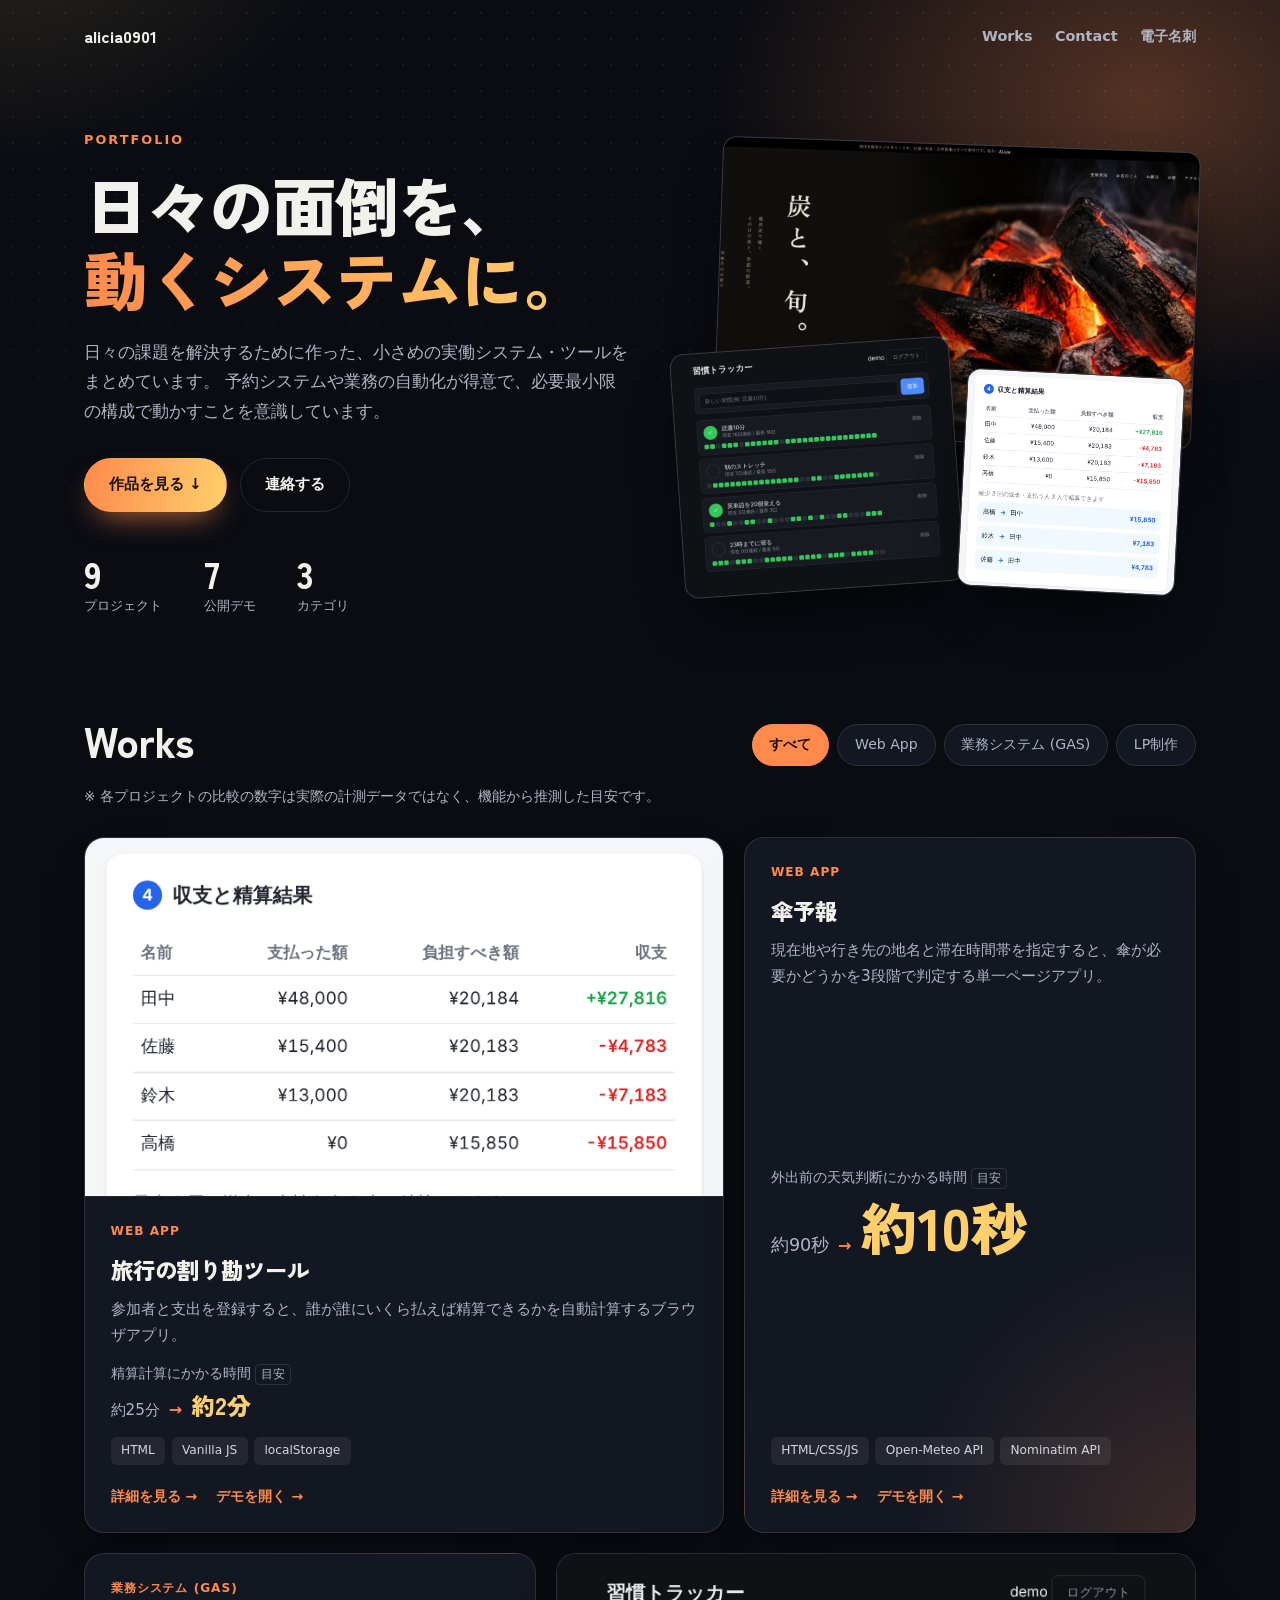
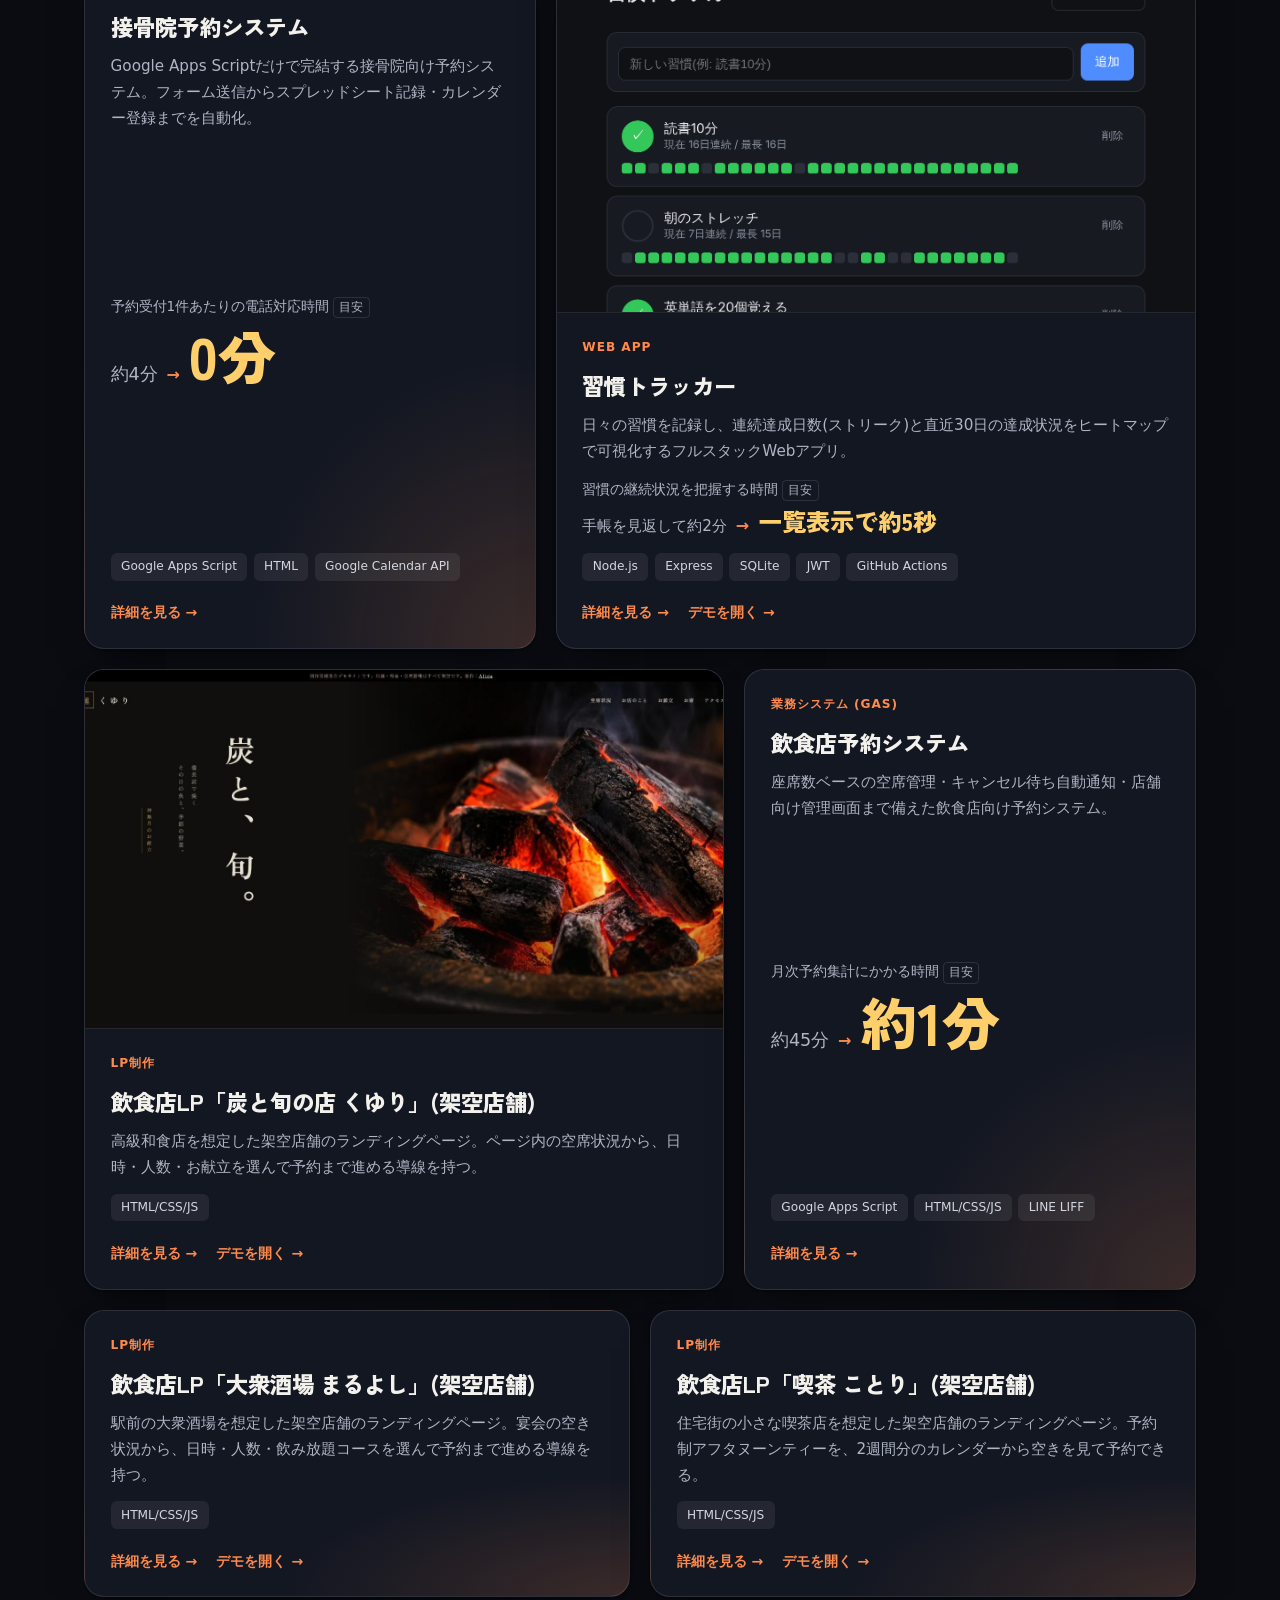
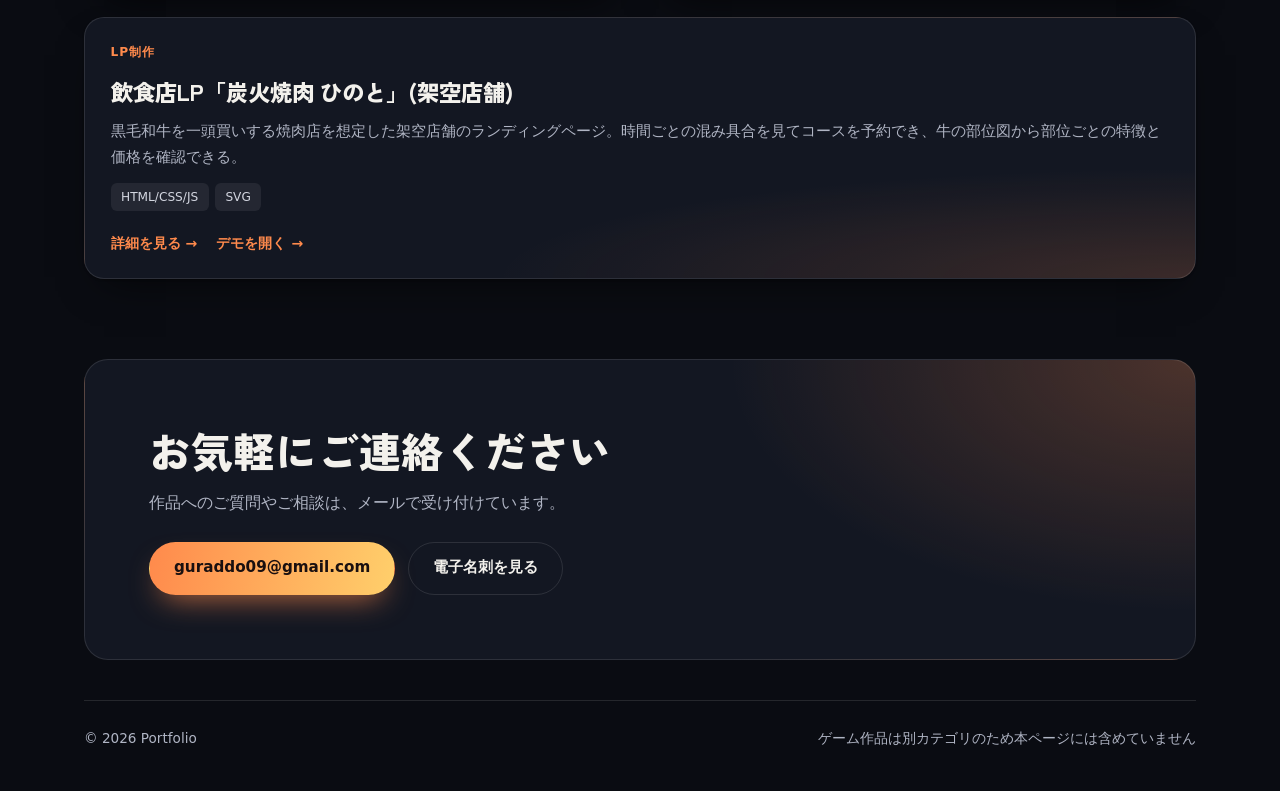
<file: index.html>
<!DOCTYPE html>
<html lang="ja">
<head>
<meta charset="UTF-8">
<meta name="viewport" content="width=device-width, initial-scale=1.0">
<title>alicia0901 | Portfolio</title>
<meta name="description" content="予約システムや業務の自動化を中心に、個人開発の実働システム・ツールをまとめたポートフォリオ。">
<link rel="preconnect" href="https://fonts.googleapis.com">
<link rel="preconnect" href="https://fonts.gstatic.com" crossorigin>
<link rel="stylesheet" href="https://fonts.googleapis.com/css2?family=Zen+Kaku+Gothic+New:wght@900&display=swap">
<link rel="stylesheet" href="style.css">
</head>
<body>

<div class="glow" aria-hidden="true"></div>

<div class="wrap">
  <div class="topbar">
    <a class="brand" href="index.html">alicia0901</a>
    <nav aria-label="ページ内">
      <a href="#works">Works</a>
      <a href="#contact">Contact</a>
      <a href="card.html">電子名刺</a>
    </nav>
  </div>

  <header class="hero">
    <div>
      <p class="eyebrow">Portfolio</p>
      <h1><span>日々の面倒を、</span><span class="hl">動くシステムに。</span></h1>
      <p class="lede">
        日々の課題を解決するために作った、小さめの実働システム・ツールをまとめています。
        予約システムや業務の自動化が得意で、必要最小限の構成で動かすことを意識しています。
      </p>
      <div class="cta-row">
        <a class="cta cta-primary" href="#works">作品を見る ↓</a>
        <a class="cta" href="#contact">連絡する</a>
      </div>
      <dl class="stats" id="stats"></dl>
    </div>
    <div class="hero-media" id="heroMedia"></div>
  </header>

  <main>
    <div class="works-head" id="works">
      <h2>Works</h2>
      <nav class="filters" id="filters" aria-label="カテゴリで絞り込み"></nav>
      <p class="works-note">
        ※ 各プロジェクトの比較の数字は実際の計測データではなく、機能から推測した目安です。
      </p>
    </div>
    <div class="grid" id="grid"></div>

    <section class="contact" id="contact">
      <h2>お気軽にご連絡ください</h2>
      <p>作品へのご質問やご相談は、メールで受け付けています。</p>
      <div class="cta-row">
        <a class="cta cta-primary" href="mailto:guraddo09@gmail.com">guraddo09@gmail.com</a>
        <a class="cta" href="card.html">電子名刺を見る</a>
      </div>
    </section>
  </main>

  <footer class="page">
    <span>© 2026 Portfolio</span>
    <span>ゲーム作品は別カテゴリのため本ページには含めていません</span>
  </footer>
</div>

<script src="data.js"></script>
<script>
const CATEGORIES = ["すべて", ...Array.from(new Set(PROJECTS.map(p => p.category)))];

const grid = document.getElementById("grid");
const filters = document.getElementById("filters");
let active = "すべて";

const revealer = "IntersectionObserver" in window
  ? new IntersectionObserver(entries => {
      for(const e of entries){
        if(e.isIntersecting){
          e.target.classList.add("in");
          revealer.unobserve(e.target);
        }
      }
    }, { rootMargin: "0px 0px -8% 0px" })
  : null;

// スクショありのカード(7列)と無しのカード(5列)を左右交互に並べ、余りは等幅か全幅にする
function arrange(list){
  const shots = list.filter(p => p.screenshot);
  const plains = list.filter(p => !p.screenshot);
  const out = [];
  let row = 0;
  while(shots.length || plains.length){
    if(shots.length && plains.length){
      const pair = [{ p: shots.shift(), span: 7 }, { p: plains.shift(), span: 5 }];
      out.push(...(row % 2 ? pair.reverse() : pair));
    }else{
      const rest = shots.length ? shots : plains;
      if(rest.length >= 2){
        out.push({ p: rest.shift(), span: 6 }, { p: rest.shift(), span: 6 });
      }else{
        out.push({ p: rest.shift(), span: 12 });
      }
    }
    row++;
  }
  return out;
}

// カードに出す比較は1つだけ。大きく表示しても崩れない短い値を優先する
function headlineMetric(p){
  if(!p.impact) return null;
  return p.impact.metrics.find(m => m.after.length <= 6) || p.impact.metrics[0];
}

function metricHtml(p){
  const m = headlineMetric(p);
  if(!m) return "";
  return `
    <div class="metric">
      <span class="m-label">${m.label}${p.impact.basis !== "measured" ? `<span class="m-est">目安</span>` : ""}</span>
      <div class="m-row">
        <span class="before">${m.before}</span>
        <span class="arrow">→</span>
        <span class="after">${m.after}</span>
      </div>
    </div>`;
}

function render(){
  grid.innerHTML = "";
  const list = active === "すべて" ? PROJECTS : PROJECTS.filter(p => p.category === active);
  arrange(list).forEach(({ p, span }, i) => {
    const card = document.createElement("article");
    card.className = `card reveal span-${span} ${p.screenshot ? "card--shot" : "card--plain"}`;
    card.style.setProperty("--delay", `${(i % 2) * 0.08}s`);
    const detailHref = `project.html?id=${encodeURIComponent(p.id)}`;
    card.innerHTML = `
      ${p.screenshot ? `
      <div class="card-shot">
        <img src="${p.screenshot.src}" alt="${p.screenshot.alt}" width="${p.screenshot.width}" height="${p.screenshot.height}" loading="lazy">
      </div>` : ""}
      <div class="card-body">
        <p class="card-cat">${p.category}</p>
        <h2><a href="${detailHref}">${p.title}</a></h2>
        <p class="desc">${p.desc}</p>
        ${metricHtml(p)}
        <div class="chips">${p.stack.map(s => `<span class="chip">${s}</span>`).join("")}</div>
        <div class="card-links">
          <a href="${detailHref}">詳細を見る →</a>
          ${p.demo ? `<a class="demo" href="${p.demo}" title="${p.demoNote || ''}">デモを開く →</a>` : ""}
        </div>
      </div>
    `;
    grid.appendChild(card);
    if(revealer){
      revealer.observe(card);
    }else{
      card.classList.add("in");
    }
  });
}

function renderFilters(){
  filters.innerHTML = "";
  for(const c of CATEGORIES){
    const btn = document.createElement("button");
    btn.type = "button";
    btn.textContent = c;
    btn.setAttribute("aria-pressed", String(c === active));
    if(c === active) btn.classList.add("active");
    btn.addEventListener("click", () => {
      active = c;
      renderFilters();
      render();
    });
    filters.appendChild(btn);
  }
}

function renderStats(){
  const stats = [
    ["プロジェクト", PROJECTS.length],
    ["公開デモ", PROJECTS.filter(p => p.demo).length],
    ["カテゴリ", CATEGORIES.length - 1]
  ];
  document.getElementById("stats").innerHTML = stats
    .map(([label, value]) => `<div><dt>${label}</dt><dd>${value}</dd></div>`)
    .join("");
}

// 横長の画像ほど奥に大きく置く
function renderHeroMedia(){
  const shots = PROJECTS
    .filter(p => p.screenshot)
    .sort((a, b) => b.screenshot.width / b.screenshot.height - a.screenshot.width / a.screenshot.height)
    .slice(0, 3);
  document.getElementById("heroMedia").innerHTML = shots.map((p, i) => `
    <a class="hero-shot s${i}" href="project.html?id=${encodeURIComponent(p.id)}" aria-label="${p.title}の詳細を見る">
      <img src="${p.screenshot.src}" alt="" width="${p.screenshot.width}" height="${p.screenshot.height}">
    </a>
  `).join("");
}

renderStats();
renderHeroMedia();
renderFilters();
render();
</script>

</body>
</html>
</file>
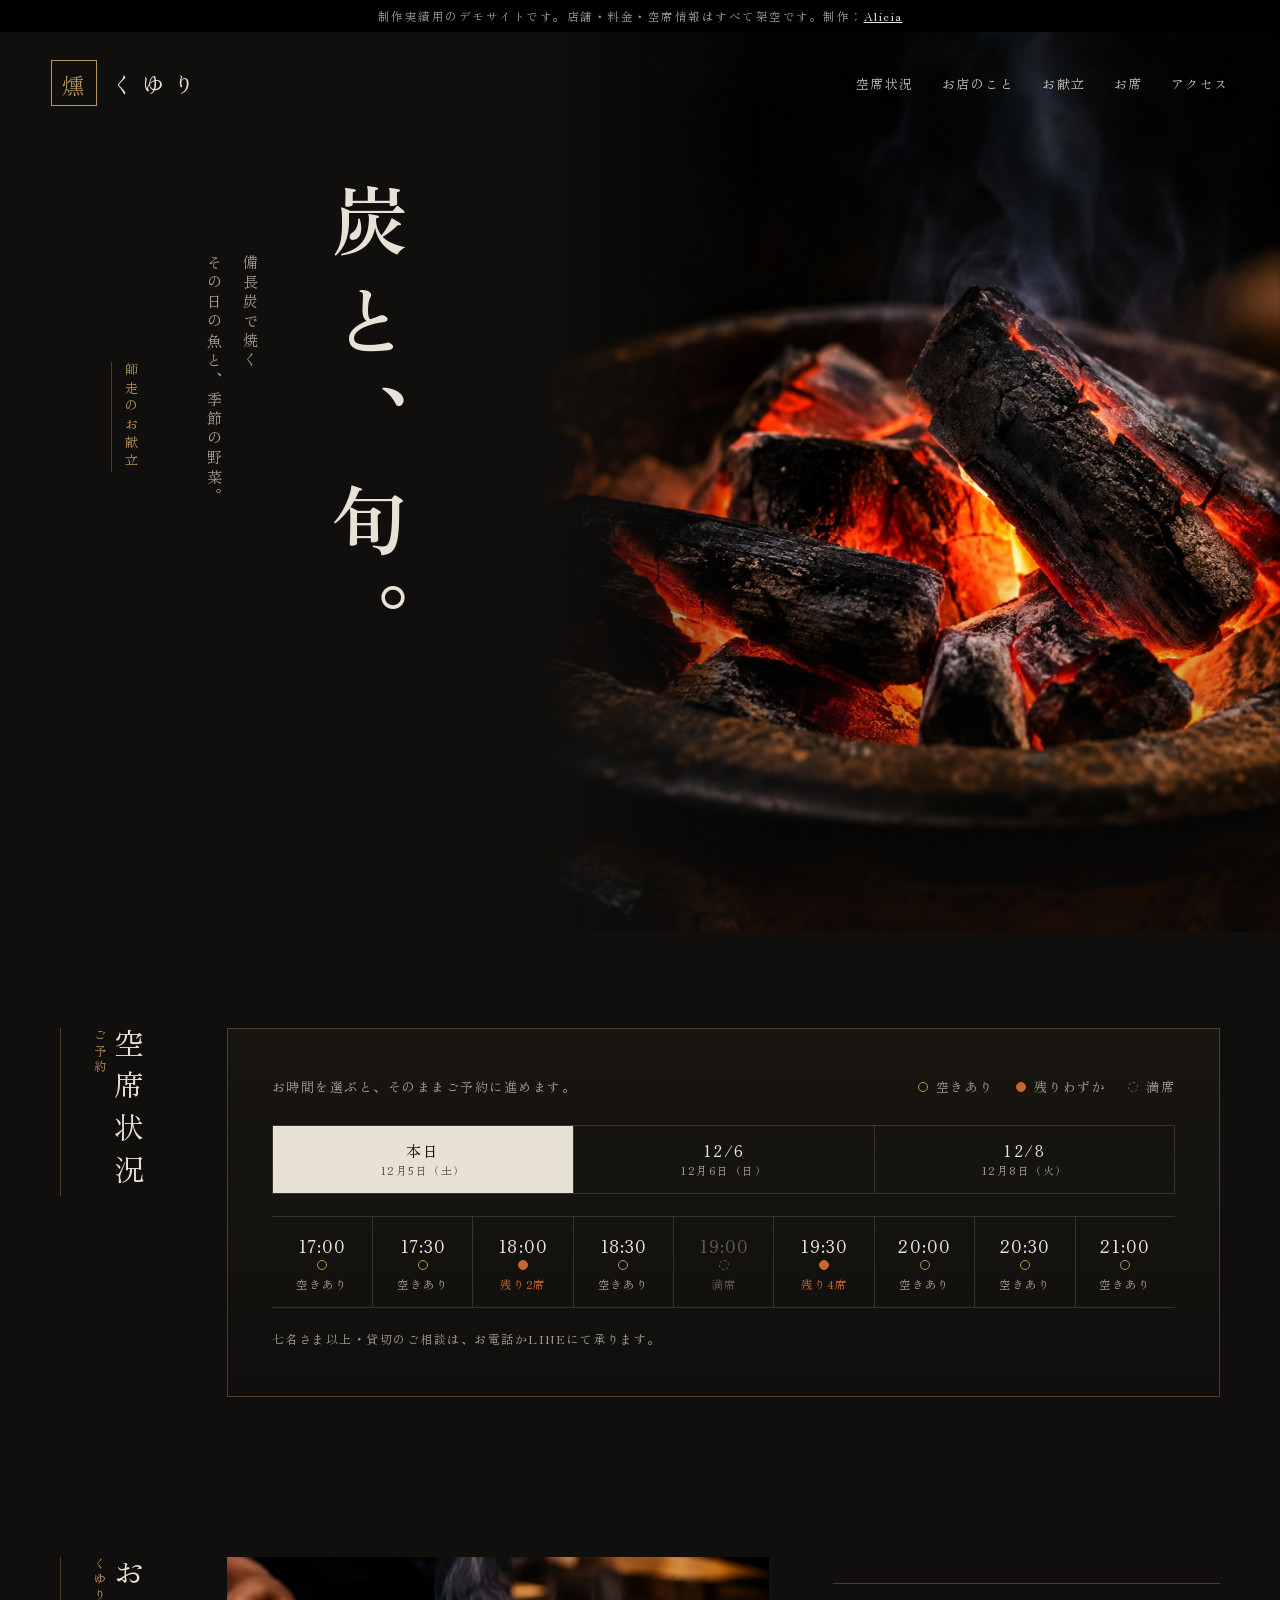
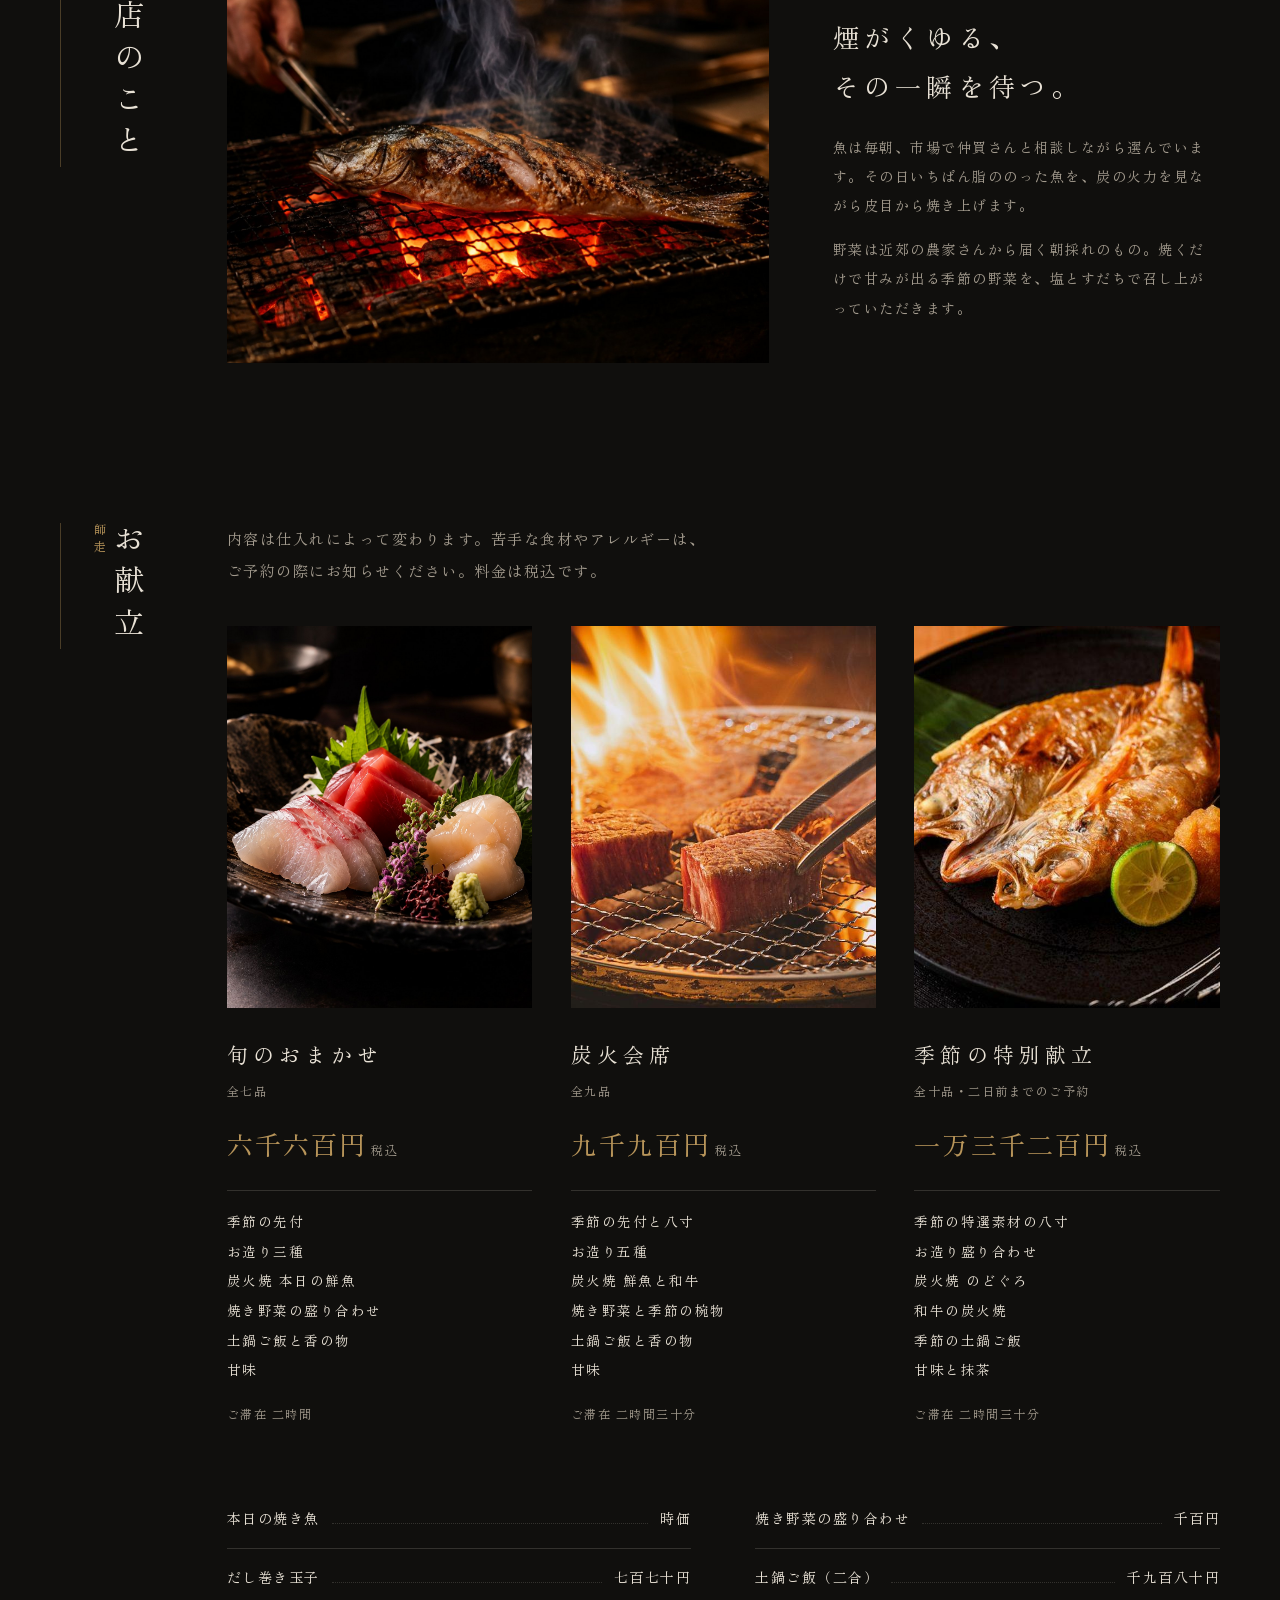
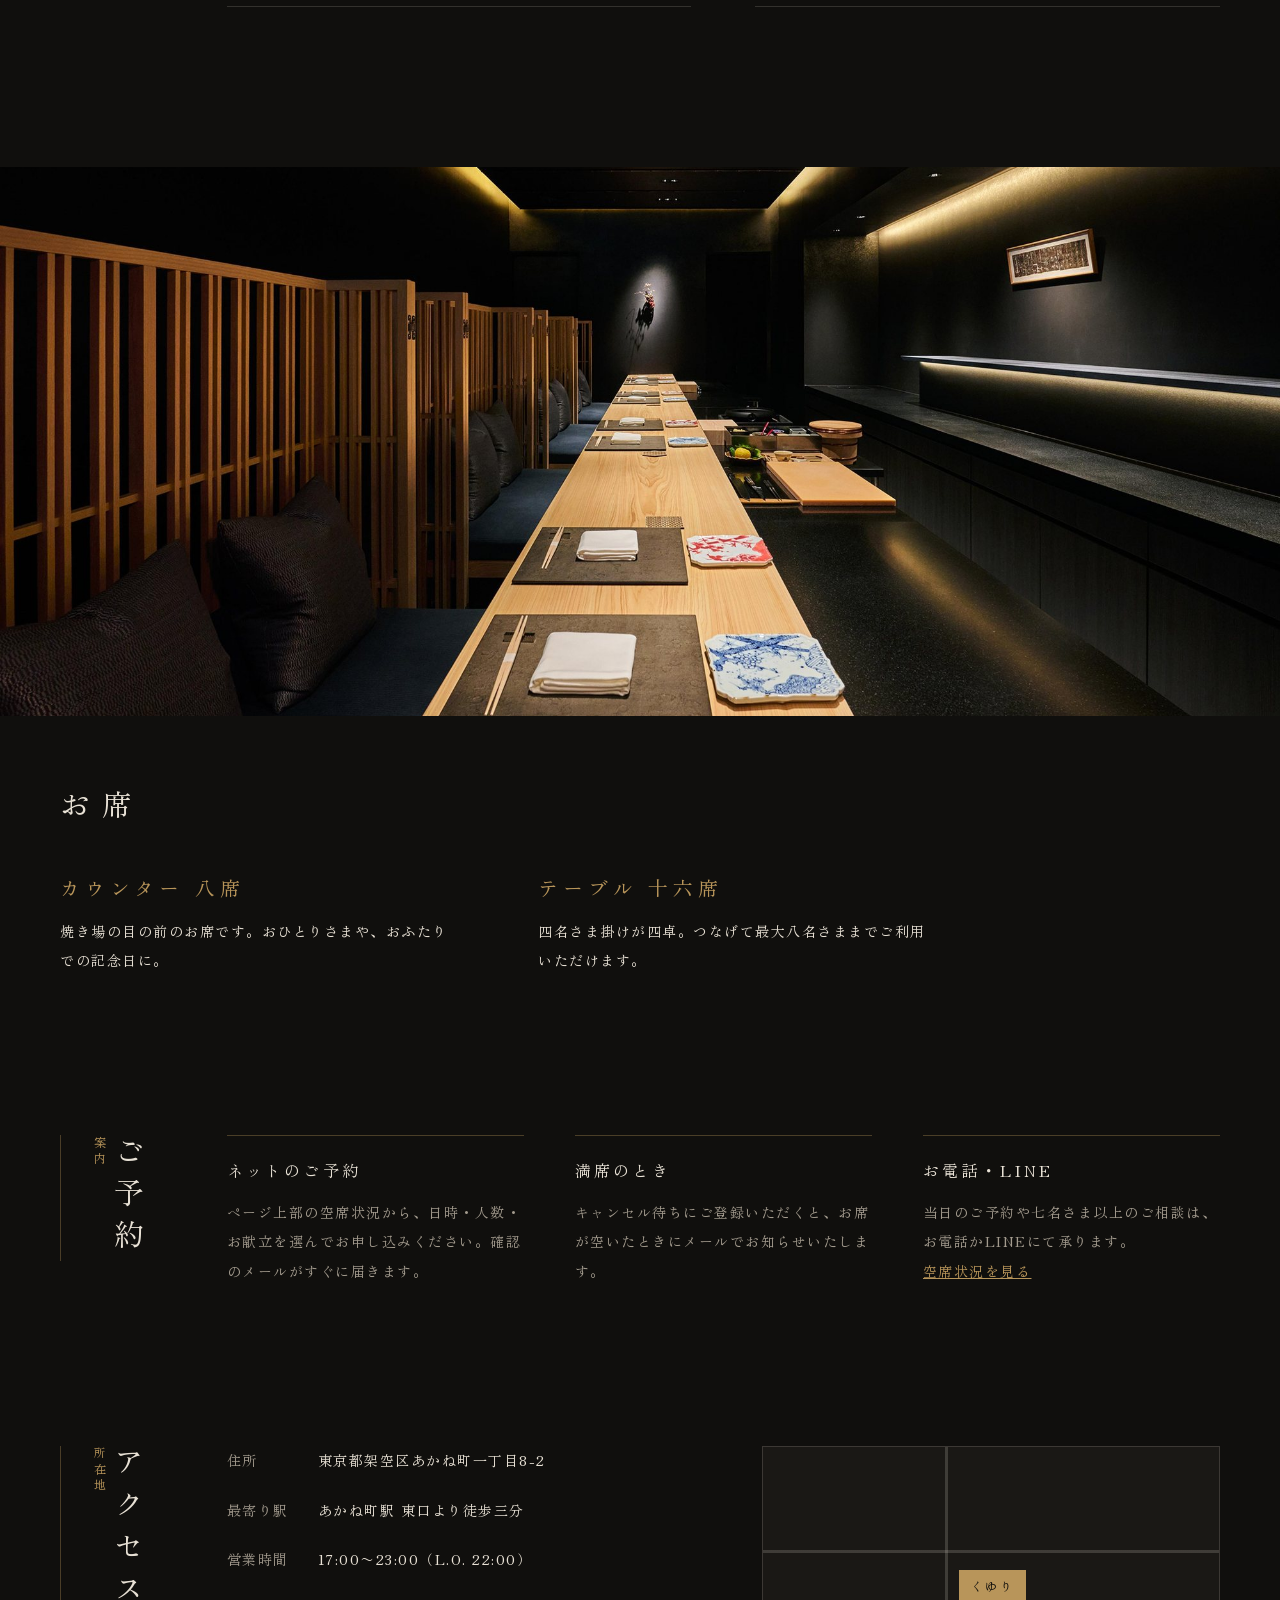
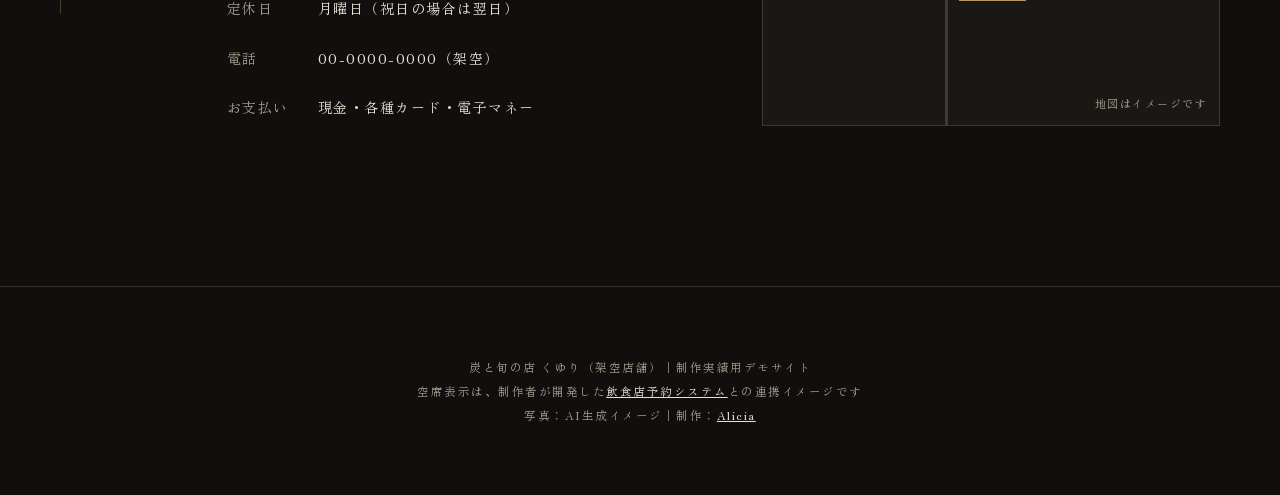
<file: demos/kuyuri/index.html>
<!doctype html>
<html lang="ja">
<head>
<meta charset="utf-8">
<meta name="viewport" content="width=device-width, initial-scale=1">
<title>炭と旬の店 くゆり｜炭火焼と季節のコース（制作デモ）</title>
<meta name="description" content="備長炭で焼く旬の魚と野菜、季節のコース。空席をその場で確認して予約できます。※制作実績用の架空店舗デモサイトです。">
<meta name="robots" content="noindex">
<link rel="preconnect" href="https://fonts.googleapis.com">
<link rel="preconnect" href="https://fonts.gstatic.com" crossorigin>
<link href="https://fonts.googleapis.com/css2?family=Zen+Old+Mincho:wght@400;600&display=swap" rel="stylesheet">
<style>
:root{
  --sumi:#100F0D;       /* 墨 */
  --sumi-2:#1A1815;
  --washi:#E8E1D5;      /* 和紙 */
  --muted:#A39B8E;
  --kin:#B8955A;        /* くすんだ金 */
  --kin-soft:rgba(184,149,90,.35);
  --ember:#C8662F;
  --rule:rgba(232,225,213,.16);
  --serif:"Zen Old Mincho","Yu Mincho","Hiragino Mincho ProN",serif;
}
*{box-sizing:border-box}
html{scroll-behavior:smooth}
@media (prefers-reduced-motion: reduce){html{scroll-behavior:auto}}
body{margin:0;background:var(--sumi);color:var(--washi);font-family:var(--serif);font-size:15px;line-height:2.1;letter-spacing:.1em;-webkit-font-smoothing:antialiased}
img{display:block;max-width:100%;height:auto}
a{color:inherit}
button{font:inherit;color:inherit;letter-spacing:inherit}
h1,h2,h3{font-weight:400;word-break:auto-phrase}
:focus-visible{outline:1px solid var(--kin);outline-offset:4px}
.wrap{width:min(1160px,100% - 48px);margin-inline:auto}
.demo-bar{background:#000;color:var(--muted);font-size:11.5px;line-height:1.6;padding:7px 20px;text-align:center}
.demo-bar a{color:var(--washi)}
.vt{writing-mode:vertical-rl;text-orientation:mixed}

/* header */
.site-head{position:absolute;z-index:4;left:0;right:0;display:flex;justify-content:space-between;align-items:flex-start;padding:28px clamp(24px,4vw,56px)}
.logo{text-decoration:none;display:flex;align-items:center;gap:14px}
.logo .mon{width:46px;height:46px;border:1px solid var(--kin);display:grid;place-items:center;font-size:22px;color:var(--kin)}
.logo b{font-weight:400;font-size:22px;letter-spacing:.4em}
.head-nav{display:flex;gap:28px;font-size:13px;padding-top:10px}
.head-nav a{text-decoration:none;color:var(--washi);opacity:.85}
.head-nav a:hover{opacity:1;color:var(--kin)}
@media (max-width:860px){.head-nav{display:none}}

/* hero */
.hero{position:relative;min-height:min(100svh,920px);display:grid;grid-template-columns:42% 58%;overflow:hidden}
.hero .copy{position:relative;z-index:2;display:flex;flex-direction:row-reverse;justify-content:center;gap:clamp(28px,4vw,56px);padding:150px 24px 80px}
.hero h1{margin:0;font-size:clamp(46px,6vw,82px);line-height:1.3;letter-spacing:.3em;font-weight:600}
.hero .sub{margin:0;font-size:15px;line-height:2.4;letter-spacing:.3em;color:var(--muted);padding-top:clamp(40px,8vh,96px)}
.hero .season{margin:0;padding-top:clamp(120px,20vh,200px);font-size:13px;letter-spacing:.4em;color:var(--kin)}
.hero .season a{text-decoration:none;border-left:1px solid var(--kin-soft);padding-left:10px}
.hero .photo{position:relative}
.hero .photo img{position:absolute;inset:0;width:100%;height:100%;object-fit:cover;object-position:50% 60%}
.hero .photo::before{content:"";position:absolute;inset:0;z-index:1;background:linear-gradient(90deg,var(--sumi) 0%,rgba(16,15,13,0) 30%),linear-gradient(0deg,rgba(16,15,13,.5),rgba(16,15,13,0) 40%)}
.hero .photo img{opacity:0;animation:kindle 2.4s .2s ease forwards}
@keyframes kindle{to{opacity:1}}
@media (prefers-reduced-motion: reduce){.hero .photo img{animation:none;opacity:1}}
@media (max-width:860px){
  .hero{grid-template-columns:1fr;min-height:auto}
  .hero .photo{order:-1;height:62svh;min-height:380px}
  .hero .photo::before{background:linear-gradient(0deg,var(--sumi) 0%,rgba(16,15,13,0) 45%)}
  .hero .copy{padding:48px 24px 72px;justify-content:flex-end}
  .hero .season{padding-top:120px}
}

/* section heading: 縦書きの見出し＋本文 */
section{padding:clamp(96px,13vw,160px) 0}
.sec{display:grid;grid-template-columns:auto 1fr;gap:clamp(32px,6vw,88px)}
.sec > h2{margin:0;writing-mode:vertical-rl;font-size:clamp(24px,2.6vw,30px);letter-spacing:.4em;line-height:1.4;border-left:1px solid var(--kin-soft);padding-left:18px;height:max-content}
.sec > h2 small{display:block;font-size:12px;letter-spacing:.3em;color:var(--kin);margin-left:12px}
@media (max-width:640px){.sec{grid-template-columns:1fr;gap:28px}.sec > h2{writing-mode:horizontal-tb;border-left:0;border-top:1px solid var(--kin-soft);padding:18px 0 0;letter-spacing:.24em}.sec > h2 small{display:inline;margin:0 0 0 14px}}
.lead-text{margin:0 0 40px;max-width:32em;color:var(--muted)}

/* availability board */
.board-sec{padding-top:clamp(56px,8vw,96px)}
.board{border:1px solid var(--kin-soft);padding:clamp(24px,4vw,44px);background:linear-gradient(180deg,rgba(184,149,90,.05),rgba(184,149,90,0))}
.board-top{display:flex;flex-wrap:wrap;justify-content:space-between;align-items:baseline;gap:12px;margin-bottom:24px}
.board-top p{margin:0;font-size:13px;color:var(--muted)}
.days{display:grid;grid-template-columns:repeat(3,1fr);border:1px solid var(--rule);margin-bottom:22px}
.days button{border:0;background:transparent;padding:14px 6px;cursor:pointer;line-height:1.5;font-size:15px}
.days button + button{border-left:1px solid var(--rule)}
.days button small{display:block;font-size:11px;color:var(--muted)}
.days button[aria-pressed="true"]{background:var(--washi);color:var(--sumi)}
.days button[aria-pressed="true"] small{color:#5B544A}
.slots{display:grid;grid-template-columns:repeat(9,1fr);gap:0;margin:0 0 18px;padding:0;list-style:none;border-top:1px solid var(--rule);border-bottom:1px solid var(--rule)}
.slots li + li .slot{border-left:1px solid var(--rule)}
.slot{width:100%;border:0;background:transparent;padding:16px 4px 14px;cursor:pointer;text-align:center;line-height:1.5;transition:background-color .2s}
.slot:hover{background:rgba(232,225,213,.06)}
.slot .t{display:block;font-size:17px;letter-spacing:.06em}
.slot .s{display:block;font-size:11.5px;color:var(--muted);letter-spacing:.08em;margin-top:2px}
.slot .s::before{content:"";display:block;width:8px;height:8px;border-radius:50%;margin:0 auto 6px;border:1px solid var(--kin)}
.slot.few .s{color:var(--ember)}
.slot.few .s::before{background:var(--ember);border-color:var(--ember)}
.slot.full .t,.slot.full .s{color:#5F594F}
.slot.full .s::before{border-color:#5F594F;border-style:dashed}
.slot[aria-pressed="true"]{background:var(--kin);color:var(--sumi)}
.slot[aria-pressed="true"] .s{color:var(--sumi)}
.slot[aria-pressed="true"] .s::before{border-color:var(--sumi);background:var(--sumi)}
@media (max-width:860px){.slots{grid-template-columns:repeat(3,1fr)}.slots li:nth-child(3n+1) .slot{border-left:0}.slots li:nth-child(n+4){border-top:1px solid var(--rule)}}
.legend{display:flex;gap:22px;font-size:11.5px;color:var(--muted);margin:0}
.legend span::before{content:"";display:inline-block;width:8px;height:8px;border-radius:50%;border:1px solid var(--kin);margin-right:8px}
.legend .lf::before{background:var(--ember);border-color:var(--ember)}
.legend .lx::before{border-color:#5F594F;border-style:dashed}
.picker{display:grid;grid-template-columns:1fr auto auto auto;gap:16px;align-items:end;margin-top:26px;padding-top:24px;border-top:1px solid var(--rule)}
.picker[hidden]{display:none}
.picker .chosen{margin:0;font-size:17px}
.picker label{display:grid;gap:6px;font-size:11.5px;color:var(--muted)}
.picker select{font:inherit;font-size:14px;color:var(--washi);background:var(--sumi-2);border:1px solid var(--rule);padding:12px 14px;letter-spacing:.06em}
.go{border:1px solid var(--kin);background:var(--kin);color:var(--sumi);padding:14px 28px;cursor:pointer;font-size:14px;letter-spacing:.2em;transition:background-color .3s,color .3s}
.go:hover{background:transparent;color:var(--kin)}
.go.wait{background:transparent;color:var(--washi);border-color:var(--washi)}
@media (max-width:860px){.picker{grid-template-columns:1fr 1fr}.picker .chosen{grid-column:1/-1}.go{grid-column:1/-1}}
.board-foot{margin:18px 0 0;font-size:12px;color:var(--muted)}

/* concept: 写真と文を左右に並べる（重ねない） */
.concept{display:grid;grid-template-columns:7fr 5fr;gap:clamp(32px,5vw,72px);align-items:center}
.concept figure{margin:0;grid-column:1/2;grid-row:1}
.concept figure img{width:100%;aspect-ratio:4/3;object-fit:cover}
.concept .text{grid-column:2/3;grid-row:1;padding-top:28px;border-top:1px solid var(--kin-soft)}
.concept .text h3{font-size:clamp(20px,2.2vw,26px);line-height:1.9;letter-spacing:.2em;margin:0 0 22px}
.concept .text p{margin:0 0 14px;color:var(--muted);font-size:14px}
@media (max-width:860px){.concept{grid-template-columns:1fr}.concept .text{grid-column:1;grid-row:2}}

/* courses */
.courses{display:grid;grid-template-columns:repeat(3,1fr);gap:clamp(24px,3vw,44px)}
.course figure{margin:0 0 24px;overflow:hidden}
.course figure img{width:100%;aspect-ratio:4/5;object-fit:cover;transition:transform 1.2s ease}
.course:hover figure img{transform:scale(1.03)}
@media (prefers-reduced-motion: reduce){.course figure img{transition:none}}
.course h3{font-size:21px;letter-spacing:.24em;margin:0 0 2px}
.course .meta{margin:0 0 14px;font-size:12px;color:var(--muted)}
.course .price{margin:0 0 18px;font-size:26px;letter-spacing:.08em;color:var(--kin)}
.course .price small{font-size:12px;margin-left:4px;color:var(--muted)}
.course ul{margin:0;padding:16px 0 0;list-style:none;border-top:1px solid var(--rule);font-size:13.5px;line-height:2.2;color:var(--washi)}
.course .stay{margin:16px 0 0;font-size:12px;color:var(--muted)}
@media (max-width:860px){.courses{grid-template-columns:1fr;gap:56px}.course figure img{aspect-ratio:3/2}}
.alacarte{margin-top:64px;display:grid;grid-template-columns:repeat(2,1fr);gap:0 64px}
.alacarte div{display:flex;align-items:baseline;gap:12px;padding:14px 0;border-bottom:1px solid var(--rule);font-size:14px}
.alacarte .leader{flex:1;border-bottom:1px dotted var(--rule)}
@media (max-width:640px){.alacarte{grid-template-columns:1fr}}

/* seats */
/* お席：写真を全幅で見せ、文字はその下に（重ねない） */
.seats-band{display:block}
.seats-band img{width:100%;height:auto;aspect-ratio:21/9;object-fit:cover;object-position:50% 60%}
.seats-band .wrap{padding:56px 0 0}
@media (max-width:760px){.seats-band img{aspect-ratio:4/3}}
.seats{display:grid;grid-template-columns:repeat(2,1fr);gap:clamp(32px,6vw,88px);max-width:880px}
.seats h3{font-size:20px;letter-spacing:.24em;margin:0 0 8px;color:var(--kin)}
.seats p{margin:0;font-size:14px;color:var(--washi)}
@media (max-width:640px){.seats{grid-template-columns:1fr}}

/* how to reserve */
.howto{display:grid;grid-template-columns:repeat(3,1fr);gap:clamp(28px,4vw,56px)}
.howto h3{font-size:16px;letter-spacing:.2em;margin:0 0 10px;padding-top:18px;border-top:1px solid var(--kin-soft)}
.howto p{margin:0;font-size:14px;color:var(--muted)}
.howto a{color:var(--kin)}
@media (max-width:860px){.howto{grid-template-columns:1fr}}

/* access */
.access{display:grid;grid-template-columns:1fr 1fr;gap:clamp(32px,6vw,88px)}
.info{margin:0;display:grid;grid-template-columns:6.5em 1fr;row-gap:16px;font-size:14px}
.info dt{color:var(--muted)}
.info dd{margin:0}
.map{min-height:280px;background:var(--sumi-2);border:1px solid var(--rule);position:relative}
.map::before{content:"";position:absolute;inset:0;background:linear-gradient(90deg,transparent 40%,rgba(232,225,213,.18) 40% 40.6%,transparent 40.6%),linear-gradient(0deg,transparent 62%,rgba(232,225,213,.18) 62% 62.8%,transparent 62.8%)}
.map b{position:absolute;left:43%;top:44%;font-weight:400;font-size:12px;color:var(--sumi);background:var(--kin);padding:3px 12px;letter-spacing:.2em}
.map span{position:absolute;right:12px;bottom:10px;font-size:11px;color:var(--muted)}
@media (max-width:760px){.access{grid-template-columns:1fr}}

footer{padding:56px 0;text-align:center;font-size:11.5px;color:var(--muted);border-top:1px solid var(--rule);line-height:2.1}
footer a{color:var(--washi)}

/* dialog */
dialog{border:1px solid var(--kin-soft);padding:0;max-width:460px;width:calc(100% - 32px);color:var(--washi);background:var(--sumi-2)}
dialog::backdrop{background:rgba(0,0,0,.7)}
.dlg{padding:34px 30px 28px}
.dlg h2{font-size:20px;letter-spacing:.2em;margin:0 0 18px}
.dlg dl{display:grid;grid-template-columns:5em 1fr;row-gap:8px;margin:0 0 18px;font-size:14px}
.dlg dt{color:var(--muted)}
.dlg dd{margin:0}
.dlg p{margin:0 0 22px;font-size:13px;color:var(--muted);line-height:2}
.dlg .btns{display:flex;gap:10px;flex-wrap:wrap}
.dlg .btns a,.dlg .btns button{flex:1;min-width:150px;text-align:center;padding:13px;font-size:13px;letter-spacing:.14em;text-decoration:none;cursor:pointer;border:1px solid var(--kin)}
.dlg .btns a{background:var(--kin);color:var(--sumi)}
.dlg .btns button{background:transparent;color:var(--washi)}
</style>
</head>
<body>

<div class="demo-bar">制作実績用のデモサイトです。店舗・料金・空席情報はすべて架空です。制作：<a href="https://alicia0901.github.io/portfolio/">Alicia</a></div>

<header class="site-head">
  <a class="logo" href="#top" aria-label="炭と旬の店 くゆり トップへ"><span class="mon" aria-hidden="true">燻</span><b>くゆり</b></a>
  <nav class="head-nav" aria-label="ページ内">
    <a href="#reserve">空席状況</a><a href="#concept">お店のこと</a><a href="#course">お献立</a><a href="#seats">お席</a><a href="#access">アクセス</a>
  </nav>
</header>

<main id="top">
  <div class="hero">
    <div class="copy">
      <h1 class="vt">炭と、旬。</h1>
      <p class="sub vt">備長炭で焼く<br>その日の魚と、季節の野菜。</p>
      <p class="season vt"><a href="#course"><span class="month"></span>のお献立</a></p>
    </div>
    <div class="photo">
      <img src="kuyuri-hero.jpg" width="1122" height="1402" alt="七輪の中で赤く熾った備長炭">
    </div>
  </div>

  <section class="board-sec" id="reserve" aria-labelledby="board-t">
    <div class="wrap sec">
      <h2 id="board-t">空席状況<small>ご予約</small></h2>
      <div class="board">
        <div class="board-top"><p>お時間を選ぶと、そのままご予約に進めます。</p><p class="legend" aria-hidden="true"><span>空きあり</span><span class="lf">残りわずか</span><span class="lx">満席</span></p></div>
        <div class="days" role="group" aria-label="日付を選ぶ"></div>
        <ul class="slots" aria-label="ご来店時間"></ul>
        <div class="picker" hidden>
          <p class="chosen" aria-live="polite"></p>
          <label>人数<select id="rsvPeople"><option>1名</option><option selected>2名</option><option>3名</option><option>4名</option><option>5名</option><option>6名</option></select></label>
          <label>お献立<select id="rsvCourse"><option value="旬のおまかせ（2時間）">旬のおまかせ</option><option value="炭火会席（2時間30分）">炭火会席</option><option value="季節の特別献立（2時間30分）">季節の特別献立</option><option value="お席のみ（2時間）">お席のみ</option></select></label>
          <button class="go" type="button">ご予約に進む</button>
        </div>
        <p class="board-foot">七名さま以上・貸切のご相談は、お電話かLINEにて承ります。</p>
      </div>
    </div>
  </section>

  <section id="concept" style="padding-top:0" aria-labelledby="concept-t">
    <div class="wrap sec">
      <h2 id="concept-t">お店のこと<small>くゆり</small></h2>
      <div class="concept">
        <figure><img loading="lazy" src="kuyuri-grill.jpg" width="1448" height="1086" alt="炭火の網で、煙を上げながら焼かれる魚"></figure>
        <div class="text">
          <h3>煙がくゆる、<br>その一瞬を待つ。</h3>
          <p>魚は毎朝、市場で仲買さんと相談しながら選んでいます。その日いちばん脂ののった魚を、炭の火力を見ながら皮目から焼き上げます。</p>
          <p>野菜は近郊の農家さんから届く朝採れのもの。焼くだけで甘みが出る季節の野菜を、塩とすだちで召し上がっていただきます。</p>
        </div>
      </div>
    </div>
  </section>

  <section id="course" style="padding-top:0" aria-labelledby="course-t">
    <div class="wrap sec">
      <h2 id="course-t">お献立<small class="month"></small></h2>
      <div>
        <p class="lead-text">内容は仕入れによって変わります。苦手な食材やアレルギーは、ご予約の際にお知らせください。料金は税込です。</p>
        <div class="courses">
          <article class="course">
            <figure><img loading="lazy" src="kuyuri-course1.jpg" width="1122" height="1402" alt="黒い器に盛られた鯛・鮪・帆立のお造り"></figure>
            <h3>旬のおまかせ</h3><p class="meta">全七品</p>
            <p class="price">六千六百円<small>税込</small></p>
            <ul><li>季節の先付</li><li>お造り三種</li><li>炭火焼 本日の鮮魚</li><li>焼き野菜の盛り合わせ</li><li>土鍋ご飯と香の物</li><li>甘味</li></ul>
            <p class="stay">ご滞在 二時間</p>
          </article>
          <article class="course">
            <figure><img loading="lazy" src="kuyuri-course2.jpg" width="690" height="686" alt="炎の上がる炭火の網で焼かれる和牛"></figure>
            <h3>炭火会席</h3><p class="meta">全九品</p>
            <p class="price">九千九百円<small>税込</small></p>
            <ul><li>季節の先付と八寸</li><li>お造り五種</li><li>炭火焼 鮮魚と和牛</li><li>焼き野菜と季節の椀物</li><li>土鍋ご飯と香の物</li><li>甘味</li></ul>
            <p class="stay">ご滞在 二時間三十分</p>
          </article>
          <article class="course">
            <figure><img loading="lazy" src="kuyuri-course3.jpg" width="768" height="576" alt="黒い器に盛られたのどぐろの塩焼き、すだちと大根おろし添え"></figure>
            <h3>季節の特別献立</h3><p class="meta">全十品・二日前までのご予約</p>
            <p class="price">一万三千二百円<small>税込</small></p>
            <ul><li>季節の特選素材の八寸</li><li>お造り盛り合わせ</li><li>炭火焼 のどぐろ</li><li>和牛の炭火焼</li><li>季節の土鍋ご飯</li><li>甘味と抹茶</li></ul>
            <p class="stay">ご滞在 二時間三十分</p>
          </article>
        </div>
        <div class="alacarte" aria-label="一品料理の例">
          <div><span>本日の焼き魚</span><span class="leader"></span><span>時価</span></div>
          <div><span>焼き野菜の盛り合わせ</span><span class="leader"></span><span>千百円</span></div>
          <div><span>だし巻き玉子</span><span class="leader"></span><span>七百七十円</span></div>
          <div><span>土鍋ご飯（二合）</span><span class="leader"></span><span>千九百八十円</span></div>
        </div>
      </div>
    </div>
  </section>

  <div class="seats-band" id="seats" aria-labelledby="seats-t">
    <img loading="lazy" src="kuyuri-counter.jpg" width="2000" height="1333" alt="間接照明に照らされた白木のカウンター席">
    <div class="wrap">
      <h2 id="seats-t" style="margin:0 0 32px;font-size:clamp(24px,2.6vw,30px);letter-spacing:.4em">お席</h2>
      <div class="seats">
        <div><h3>カウンター 八席</h3><p>焼き場の目の前のお席です。おひとりさまや、おふたりでの記念日に。</p></div>
        <div><h3>テーブル 十六席</h3><p>四名さま掛けが四卓。つなげて最大八名さままでご利用いただけます。</p></div>
      </div>
    </div>
  </div>

  <section id="howto" aria-labelledby="howto-t">
    <div class="wrap sec">
      <h2 id="howto-t">ご予約<small>案内</small></h2>
      <div class="howto">
        <div><h3>ネットのご予約</h3><p>ページ上部の空席状況から、日時・人数・お献立を選んでお申し込みください。確認のメールがすぐに届きます。</p></div>
        <div><h3>満席のとき</h3><p>キャンセル待ちにご登録いただくと、お席が空いたときにメールでお知らせいたします。</p></div>
        <div><h3>お電話・LINE</h3><p>当日のご予約や七名さま以上のご相談は、お電話かLINEにて承ります。<br><a href="#reserve">空席状況を見る</a></p></div>
      </div>
    </div>
  </section>

  <section id="access" style="padding-top:0" aria-labelledby="access-t">
    <div class="wrap sec">
      <h2 id="access-t">アクセス<small>所在地</small></h2>
      <div class="access">
        <dl class="info">
          <dt>住所</dt><dd>東京都架空区あかね町一丁目8-2</dd>
          <dt>最寄り駅</dt><dd>あかね町駅 東口より徒歩三分</dd>
          <dt>営業時間</dt><dd>17:00〜23:00（L.O. 22:00）</dd>
          <dt>定休日</dt><dd>月曜日（祝日の場合は翌日）</dd>
          <dt>電話</dt><dd>00-0000-0000（架空）</dd>
          <dt>お支払い</dt><dd>現金・各種カード・電子マネー</dd>
        </dl>
        <div class="map" role="img" aria-label="地図のイメージ"><b>くゆり</b><span>地図はイメージです</span></div>
      </div>
    </div>
  </section>
</main>

<footer>
  <p>炭と旬の店 くゆり（架空店舗）｜制作実績用デモサイト<br>空席表示は、制作者が開発した<a href="https://alicia0901.github.io/portfolio/project.html?id=inshokuten">飲食店予約システム</a>との連携イメージです<br>写真：AI生成イメージ｜制作：<a href="https://alicia0901.github.io/portfolio/">Alicia</a></p>
</footer>

<dialog id="dlg" aria-labelledby="dlg-t">
  <div class="dlg">
    <h2 id="dlg-t"></h2>
    <dl></dl>
    <p class="dlg-note"></p>
    <div class="btns">
      <a href="https://alicia0901.github.io/portfolio/project.html?id=inshokuten">予約システムを見る</a>
      <button type="button" data-close>閉じる</button>
    </div>
  </div>
</dialog>

<script>
/* 和風月名（季節のお献立の見出しに使う） */
const WAFU = ["睦月","如月","弥生","卯月","皐月","水無月","文月","葉月","長月","神無月","霜月","師走"];
document.querySelectorAll(".month").forEach((el) => (el.textContent = WAFU[new Date().getMonth()]));

/* 空席表示のデモ。
   実店舗では飲食店予約システム（Google Apps Script）が
   「総座席数 × お献立のご滞在時間」から時間帯ごとの空席を計算して返します。
   このページでは日付と時間から決まった値を生成して表示しています。 */
const TOTAL = 24;
const TIMES = ["17:00","17:30","18:00","18:30","19:00","19:30","20:00","20:30","21:00"];
const daysEl = document.querySelector(".days");
const slotsEl = document.querySelector(".slots");
const picker = document.querySelector(".picker");
const chosen = document.querySelector(".chosen");
const go = document.querySelector(".go");
const dlg = document.getElementById("dlg");
const wd = ["日","月","火","水","木","金","土"];
let state = { day: 0, time: null, left: 0 };

function dayDate(offset){
  const base = new Date(); base.setHours(12,0,0,0);
  let n = 0;
  for (let i = 0; i < 14; i++){
    const t = new Date(base); t.setDate(base.getDate()+i);
    if (t.getDay() === 1) continue; // 月曜定休
    if (n === offset) return t;
    n++;
  }
}
function seatsLeft(date, idx){
  const seed = date.getDate()*31 + date.getMonth()*7 + idx*13;
  const peak = [2,3,6,7,9,8,5,3,1][idx];
  const weekend = (date.getDay() === 5 || date.getDay() === 6) ? 4 : 0;
  const booked = Math.min(TOTAL, peak*2 + weekend + (seed % 9));
  return TOTAL - booked;
}
const label = (d) => `${d.getMonth()+1}月${d.getDate()}日（${wd[d.getDay()]}）`;
function renderDays(){
  daysEl.innerHTML = "";
  for (let i = 0; i < 3; i++){
    const d = dayDate(i);
    const isToday = d.toDateString() === new Date().toDateString();
    const b = document.createElement("button");
    b.type = "button";
    b.setAttribute("aria-pressed", String(i === state.day));
    b.innerHTML = `${isToday ? "本日" : `${d.getMonth()+1}/${d.getDate()}`}<small>${label(d)}</small>`;
    b.addEventListener("click", () => { state.day = i; state.time = null; picker.hidden = true; renderDays(); renderSlots(); });
    daysEl.appendChild(b);
  }
}
function renderSlots(){
  const d = dayDate(state.day);
  slotsEl.innerHTML = "";
  TIMES.forEach((t, idx) => {
    const left = seatsLeft(d, idx);
    const li = document.createElement("li");
    const b = document.createElement("button");
    b.type = "button";
    b.className = "slot" + (left === 0 ? " full" : left <= 4 ? " few" : "");
    b.setAttribute("aria-pressed", String(state.time === t));
    const status = left === 0 ? "満席" : left <= 4 ? `残り${left}席` : "空きあり";
    b.innerHTML = `<span class="t">${t}</span><span class="s">${status}</span>`;
    b.setAttribute("aria-label", `${t} ${status}`);
    b.addEventListener("click", () => { state.time = t; state.left = left; renderSlots(); showPicker(); });
    li.appendChild(b); slotsEl.appendChild(li);
  });
}
function showPicker(){
  const d = dayDate(state.day);
  const full = state.left === 0;
  picker.hidden = false;
  chosen.textContent = `${label(d)} ${state.time}〜` + (full ? "　満席" : "");
  go.textContent = full ? "キャンセル待ちに登録" : "ご予約に進む";
  go.classList.toggle("wait", full);
}
go.addEventListener("click", () => {
  const d = dayDate(state.day);
  const full = state.left === 0;
  dlg.querySelector("h2").textContent = full ? "キャンセル待ちのご登録内容" : "ご予約内容の確認";
  const dl = dlg.querySelector("dl");
  dl.replaceChildren();
  [
    ["日時", `${label(d)} ${state.time}〜`],
    ["人数", document.getElementById("rsvPeople").value],
    ["お献立", document.getElementById("rsvCourse").value]
  ].forEach(([k, v]) => {
    const dt = document.createElement("dt"); dt.textContent = k;
    const dd = document.createElement("dd"); dd.textContent = v;
    dl.append(dt, dd);
  });
  dlg.querySelector(".dlg-note").textContent = full
    ? "デモのため登録はされません。実際のシステムでは、お席が空いたときに自動でメールが届きます。"
    : "デモのため予約は確定しません。実際のシステムでは、ご予約の受付・確認メール・店舗カレンダーへの登録までが自動で行われます。";
  dlg.showModal();
});
dlg.addEventListener("click", (e) => { if (e.target === dlg || e.target.hasAttribute("data-close")) dlg.close(); });
renderDays(); renderSlots();
</script>
</body>
</html>
</file>
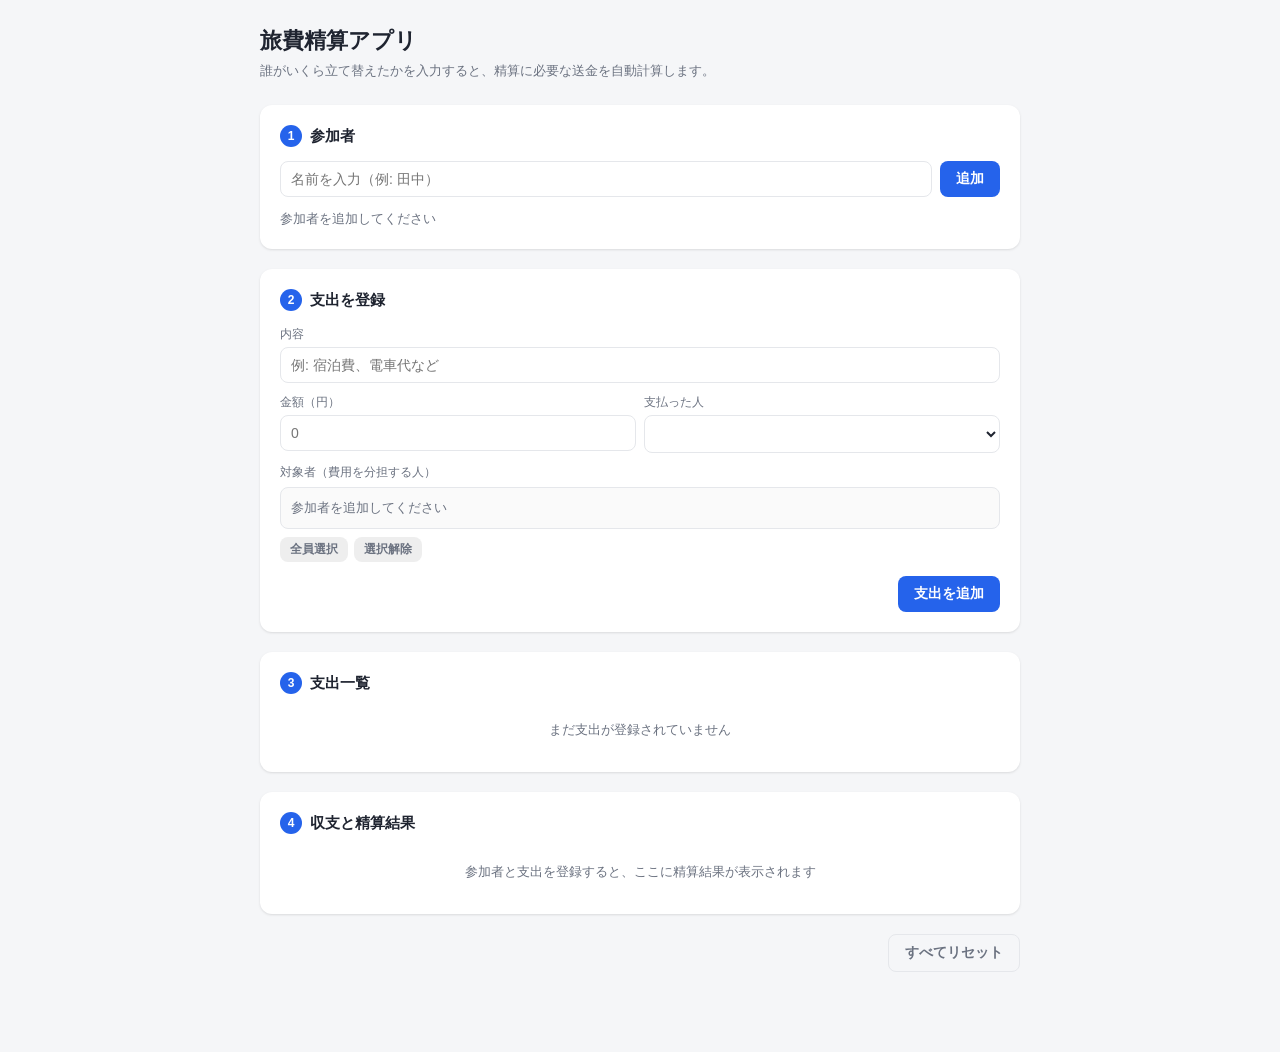
<file: demos/travel-expense-splitter/index.html>
<!DOCTYPE html>
<html lang="ja">
<head>
<meta charset="UTF-8">
<meta name="viewport" content="width=device-width, initial-scale=1.0">
<title>旅費精算アプリ</title>
<style>
  :root {
    --bg: #f5f6f8;
    --card-bg: #ffffff;
    --text: #1f2430;
    --text-sub: #6b7280;
    --border: #e5e7eb;
    --accent: #2563eb;
    --accent-hover: #1d4ed8;
    --danger: #dc2626;
    --danger-hover: #b91c1c;
    --positive: #16a34a;
    --negative: #dc2626;
    --chip-bg: #eef2ff;
    --shadow: 0 1px 3px rgba(0,0,0,0.08), 0 1px 2px rgba(0,0,0,0.04);
  }
  * { box-sizing: border-box; }
  body {
    margin: 0;
    font-family: -apple-system, BlinkMacSystemFont, "Segoe UI", "Hiragino Kaku Gothic ProN", "Hiragino Sans", Meiryo, sans-serif;
    background: var(--bg);
    color: var(--text);
    line-height: 1.5;
    padding: 24px 16px 80px;
  }
  .wrap { max-width: 760px; margin: 0 auto; }
  h1 { font-size: 22px; margin: 0 0 4px; }
  .subtitle { color: var(--text-sub); font-size: 13px; margin: 0 0 24px; }
  .card {
    background: var(--card-bg);
    border-radius: 12px;
    padding: 20px;
    box-shadow: var(--shadow);
    margin-bottom: 20px;
  }
  .card h2 {
    font-size: 15px;
    margin: 0 0 14px;
    display: flex;
    align-items: center;
    gap: 8px;
  }
  .card h2 .badge {
    background: var(--accent);
    color: #fff;
    width: 22px; height: 22px;
    border-radius: 50%;
    display: inline-flex;
    align-items: center;
    justify-content: center;
    font-size: 12px;
    flex-shrink: 0;
  }
  label { font-size: 12px; color: var(--text-sub); display: block; margin-bottom: 4px; }
  input[type="text"], input[type="number"] {
    width: 100%;
    padding: 9px 10px;
    border: 1px solid var(--border);
    border-radius: 8px;
    font-size: 14px;
    background: #fff;
    color: var(--text);
  }
  input:focus, select:focus { outline: 2px solid var(--accent); outline-offset: -1px; }
  select {
    width: 100%;
    padding: 9px 10px;
    border: 1px solid var(--border);
    border-radius: 8px;
    font-size: 14px;
    background: #fff;
    color: var(--text);
  }
  .row { display: flex; gap: 8px; }
  .row > * { flex: 1; }
  button {
    cursor: pointer;
    border: none;
    border-radius: 8px;
    font-size: 14px;
    font-weight: 600;
    padding: 9px 16px;
    transition: background 0.15s;
  }
  .btn-primary { background: var(--accent); color: #fff; }
  .btn-primary:hover { background: var(--accent-hover); }
  .btn-ghost { background: transparent; color: var(--text-sub); padding: 4px 8px; font-weight: 400; }
  .btn-ghost:hover { color: var(--danger); }
  .chips { display: flex; flex-wrap: wrap; gap: 8px; margin-top: 12px; }
  .chip {
    background: var(--chip-bg);
    color: var(--accent);
    padding: 6px 8px 6px 12px;
    border-radius: 999px;
    font-size: 13px;
    display: flex;
    align-items: center;
    gap: 6px;
  }
  .chip button {
    background: none;
    color: var(--accent);
    padding: 0 2px;
    font-size: 15px;
    line-height: 1;
    font-weight: 700;
  }
  .chip button:hover { color: var(--danger); }
  .split-targets {
    display: flex;
    flex-wrap: wrap;
    gap: 6px 14px;
    margin-top: 6px;
    padding: 10px;
    background: #fafafa;
    border-radius: 8px;
    border: 1px solid var(--border);
  }
  .split-targets label {
    display: flex;
    align-items: center;
    gap: 5px;
    font-size: 13px;
    color: var(--text);
    margin: 0;
    cursor: pointer;
  }
  .split-targets input[type="checkbox"] { width: auto; }
  .split-actions { display: flex; gap: 6px; margin-top: 8px; }
  .split-actions button { font-size: 12px; padding: 4px 10px; background: #eee; color: var(--text-sub); }
  .split-actions button:hover { background: #ddd; }
  table { width: 100%; border-collapse: collapse; font-size: 13px; }
  th, td { text-align: left; padding: 8px 6px; border-bottom: 1px solid var(--border); }
  th { color: var(--text-sub); font-weight: 600; font-size: 12px; }
  td.amount, th.amount { text-align: right; font-variant-numeric: tabular-nums; }
  .empty { color: var(--text-sub); font-size: 13px; padding: 12px 0; text-align: center; }
  .expense-desc { font-weight: 600; }
  .expense-meta { color: var(--text-sub); font-size: 12px; }
  .expense-row { display: flex; justify-content: space-between; align-items: flex-start; padding: 10px 0; border-bottom: 1px solid var(--border); gap: 8px; }
  .expense-row:last-child { border-bottom: none; }
  .balance-positive { color: var(--positive); font-weight: 600; }
  .balance-negative { color: var(--negative); font-weight: 600; }
  .balance-zero { color: var(--text-sub); }
  .settlement-item {
    display: flex;
    align-items: center;
    gap: 10px;
    padding: 12px;
    background: #f0f9ff;
    border-radius: 8px;
    margin-bottom: 8px;
    font-size: 14px;
  }
  .settlement-item .arrow { color: var(--accent); font-weight: 700; }
  .settlement-amount { margin-left: auto; font-weight: 700; color: var(--accent); font-variant-numeric: tabular-nums; }
  .footer-actions { display: flex; gap: 8px; justify-content: flex-end; margin-top: 4px; }
  .footer-actions button { background: transparent; color: var(--text-sub); border: 1px solid var(--border); }
  .footer-actions button:hover { background: #f3f4f6; color: var(--danger); border-color: var(--danger); }
  .total-line { display: flex; justify-content: space-between; font-size: 13px; color: var(--text-sub); margin-top: 10px; padding-top: 10px; border-top: 1px dashed var(--border); }
  @media (prefers-color-scheme: dark) {
    :root {
      --bg: #15161a;
      --card-bg: #1e2027;
      --text: #e5e7eb;
      --text-sub: #9ca3af;
      --border: #33363f;
      --chip-bg: #26304a;
      --shadow: 0 1px 3px rgba(0,0,0,0.4);
    }
    input[type="text"], input[type="number"], select { background: #262933; border-color: #33363f; color: var(--text); }
    .split-targets { background: #262933; }
    .settlement-item { background: #1a2b3d; }
    .footer-actions button { background: transparent; }
    .split-actions button { background: #2a2d36; color: var(--text-sub); }
  }
</style>
</head>
<body>
<div class="wrap">
  <h1>旅費精算アプリ</h1>
  <p class="subtitle">誰がいくら立て替えたかを入力すると、精算に必要な送金を自動計算します。</p>

  <div class="card">
    <h2><span class="badge">1</span>参加者</h2>
    <div class="row">
      <input type="text" id="nameInput" placeholder="名前を入力（例: 田中）" maxlength="20">
      <button class="btn-primary" id="addNameBtn" style="flex:0 0 auto;">追加</button>
    </div>
    <div class="chips" id="peopleChips"></div>
  </div>

  <div class="card">
    <h2><span class="badge">2</span>支出を登録</h2>
    <div id="expenseForm">
      <label for="descInput">内容</label>
      <input type="text" id="descInput" placeholder="例: 宿泊費、電車代など" maxlength="40" style="margin-bottom:10px;">
      <div class="row" style="margin-bottom:10px;">
        <div>
          <label for="amountInput">金額（円）</label>
          <input type="number" id="amountInput" placeholder="0" min="0" step="1">
        </div>
        <div>
          <label for="payerSelect">支払った人</label>
          <select id="payerSelect"></select>
        </div>
      </div>
      <label>対象者（費用を分担する人）</label>
      <div class="split-targets" id="splitTargets"></div>
      <div class="split-actions">
        <button type="button" id="selectAllBtn">全員選択</button>
        <button type="button" id="selectNoneBtn">選択解除</button>
      </div>
      <div style="margin-top:14px; text-align:right;">
        <button class="btn-primary" id="addExpenseBtn">支出を追加</button>
      </div>
    </div>
  </div>

  <div class="card">
    <h2><span class="badge">3</span>支出一覧</h2>
    <div id="expenseList"><div class="empty">まだ支出が登録されていません</div></div>
    <div class="total-line" id="totalLine" style="display:none;">
      <span>合計</span><span id="totalAmount"></span>
    </div>
  </div>

  <div class="card">
    <h2><span class="badge">4</span>収支と精算結果</h2>
    <table id="balanceTable" style="display:none;">
      <thead>
        <tr><th>名前</th><th class="amount">支払った額</th><th class="amount">負担すべき額</th><th class="amount">収支</th></tr>
      </thead>
      <tbody id="balanceBody"></tbody>
    </table>
    <div id="settlementList" style="margin-top:16px;"></div>
  </div>

  <div class="footer-actions">
    <button id="resetBtn">すべてリセット</button>
  </div>
</div>

<script>
const STORAGE_KEY = 'travel-expense-splitter-v1';

let state = {
  people: [],
  expenses: [] // {id, desc, amount, payer, targets: [names]}
};

function loadState() {
  try {
    const raw = localStorage.getItem(STORAGE_KEY);
    if (raw) {
      const parsed = JSON.parse(raw);
      if (parsed && Array.isArray(parsed.people) && Array.isArray(parsed.expenses)) {
        state = parsed;
      }
    }
  } catch (e) { /* ignore corrupt storage */ }
}

function saveState() {
  localStorage.setItem(STORAGE_KEY, JSON.stringify(state));
}

function yen(n) {
  return '¥' + Math.round(n).toLocaleString('ja-JP');
}

function uid() {
  return Date.now().toString(36) + Math.random().toString(36).slice(2, 7);
}

// ---------- People ----------
const nameInput = document.getElementById('nameInput');
const addNameBtn = document.getElementById('addNameBtn');
const peopleChips = document.getElementById('peopleChips');

function addPerson() {
  const name = nameInput.value.trim();
  if (!name) return;
  if (state.people.includes(name)) {
    nameInput.value = '';
    return;
  }
  state.people.push(name);
  nameInput.value = '';
  saveState();
  renderAll();
  nameInput.focus();
}

function removePerson(name) {
  const usedIn = state.expenses.filter(e => e.payer === name || e.targets.includes(name));
  if (usedIn.length > 0) {
    if (!confirm(`「${name}」は支出に登録されています。削除すると関連する支出データも整合が取れなくなります。それでも削除しますか？`)) {
      return;
    }
    state.expenses = state.expenses.filter(e => e.payer !== name);
    state.expenses.forEach(e => { e.targets = e.targets.filter(t => t !== name); });
  }
  state.people = state.people.filter(p => p !== name);
  saveState();
  renderAll();
}

addNameBtn.addEventListener('click', addPerson);
nameInput.addEventListener('keydown', e => { if (e.key === 'Enter') addPerson(); });

function renderPeople() {
  peopleChips.innerHTML = '';
  if (state.people.length === 0) {
    peopleChips.innerHTML = '<span class="empty" style="padding:0;">参加者を追加してください</span>';
    return;
  }
  state.people.forEach(name => {
    const chip = document.createElement('span');
    chip.className = 'chip';
    chip.innerHTML = `<span></span><button type="button" aria-label="削除">&times;</button>`;
    chip.querySelector('span').textContent = name;
    chip.querySelector('button').addEventListener('click', () => removePerson(name));
    peopleChips.appendChild(chip);
  });
}

// ---------- Expense form ----------
const descInput = document.getElementById('descInput');
const amountInput = document.getElementById('amountInput');
const payerSelect = document.getElementById('payerSelect');
const splitTargets = document.getElementById('splitTargets');
const addExpenseBtn = document.getElementById('addExpenseBtn');

function renderExpenseForm() {
  const prevPayer = payerSelect.value;
  payerSelect.innerHTML = '';
  state.people.forEach(name => {
    const opt = document.createElement('option');
    opt.value = name; opt.textContent = name;
    payerSelect.appendChild(opt);
  });
  if (state.people.includes(prevPayer)) payerSelect.value = prevPayer;

  const prevChecked = new Set(
    Array.from(splitTargets.querySelectorAll('input[type=checkbox]:checked')).map(el => el.value)
  );
  splitTargets.innerHTML = '';
  if (state.people.length === 0) {
    splitTargets.innerHTML = '<span class="empty" style="padding:0;">参加者を追加してください</span>';
    return;
  }
  state.people.forEach(name => {
    const label = document.createElement('label');
    const checked = prevChecked.size === 0 ? true : prevChecked.has(name);
    const input = document.createElement('input');
    input.type = 'checkbox';
    input.value = name; // 利用者が入力した名前はHTMLとして解釈させない
    input.checked = checked;
    const span = document.createElement('span');
    span.textContent = name;
    label.append(input, span);
    splitTargets.appendChild(label);
  });
}

document.getElementById('selectAllBtn').addEventListener('click', () => {
  splitTargets.querySelectorAll('input[type=checkbox]').forEach(cb => cb.checked = true);
});
document.getElementById('selectNoneBtn').addEventListener('click', () => {
  splitTargets.querySelectorAll('input[type=checkbox]').forEach(cb => cb.checked = false);
});

addExpenseBtn.addEventListener('click', () => {
  const desc = descInput.value.trim() || '(内容未入力)';
  const amount = parseFloat(amountInput.value);
  const payer = payerSelect.value;
  const targets = Array.from(splitTargets.querySelectorAll('input[type=checkbox]:checked')).map(el => el.value);

  if (state.people.length === 0) { alert('先に参加者を追加してください。'); return; }
  if (!amount || amount <= 0) { alert('金額を正しく入力してください。'); return; }
  if (!payer) { alert('支払った人を選択してください。'); return; }
  if (targets.length === 0) { alert('対象者を1人以上選択してください。'); return; }

  state.expenses.push({ id: uid(), desc, amount: Math.round(amount), payer, targets });
  descInput.value = '';
  amountInput.value = '';
  saveState();
  renderAll();
  descInput.focus();
});

// ---------- Expense list ----------
const expenseList = document.getElementById('expenseList');
const totalLine = document.getElementById('totalLine');
const totalAmount = document.getElementById('totalAmount');

function removeExpense(id) {
  state.expenses = state.expenses.filter(e => e.id !== id);
  saveState();
  renderAll();
}

function renderExpenseList() {
  if (state.expenses.length === 0) {
    expenseList.innerHTML = '<div class="empty">まだ支出が登録されていません</div>';
    totalLine.style.display = 'none';
    return;
  }
  expenseList.innerHTML = '';
  let total = 0;
  state.expenses.forEach(e => {
    total += e.amount;
    const row = document.createElement('div');
    row.className = 'expense-row';
    const targetsLabel = e.targets.length === state.people.length ? '全員' : e.targets.join('・');
    row.innerHTML = `
      <div>
        <div class="expense-desc"></div>
        <div class="expense-meta"></div>
      </div>
      <div style="display:flex; align-items:center; gap:10px;">
        <div class="amount" style="font-weight:600; white-space:nowrap;"></div>
        <button type="button" class="btn-ghost" aria-label="削除">&times;</button>
      </div>
    `;
    row.querySelector('.expense-desc').textContent = e.desc;
    row.querySelector('.expense-meta').textContent = `${e.payer}さんが支払い / 対象: ${targetsLabel}`;
    row.querySelector('.amount').textContent = yen(e.amount);
    row.querySelector('button').addEventListener('click', () => removeExpense(e.id));
    expenseList.appendChild(row);
  });
  totalLine.style.display = 'flex';
  totalAmount.textContent = yen(total);
}

// ---------- Balance calculation ----------
function splitAmount(amount, n) {
  const base = Math.floor(amount / n);
  const remainder = amount - base * n;
  const shares = new Array(n).fill(base);
  for (let i = 0; i < remainder; i++) shares[i] += 1;
  return shares;
}

function computeBalances() {
  const paid = {}, owed = {};
  state.people.forEach(p => { paid[p] = 0; owed[p] = 0; });

  state.expenses.forEach(e => {
    if (state.people.includes(e.payer)) paid[e.payer] += e.amount;
    const validTargets = e.targets.filter(t => state.people.includes(t));
    if (validTargets.length === 0) return;
    const shares = splitAmount(e.amount, validTargets.length);
    validTargets.forEach((t, i) => { owed[t] += shares[i]; });
  });

  const balances = state.people.map(p => ({
    name: p,
    paid: paid[p],
    owed: owed[p],
    net: paid[p] - owed[p]
  }));
  return balances;
}

// Greedy fallback (largest debtor <-> largest creditor). Used only when the
// group is too big for the exact search below to finish quickly.
function greedySettlement(nonZero) {
  const creditors = nonZero.filter(b => b.amount > 0).map(b => ({ ...b })).sort((a, b) => b.amount - a.amount);
  const debtors = nonZero.filter(b => b.amount < 0).map(b => ({ name: b.name, amount: -b.amount })).sort((a, b) => b.amount - a.amount);

  const transactions = [];
  let i = 0, j = 0;
  while (i < debtors.length && j < creditors.length) {
    const d = debtors[i], c = creditors[j];
    const amt = Math.min(d.amount, c.amount);
    if (amt > 0) transactions.push({ from: d.name, to: c.name, amount: amt });
    d.amount -= amt;
    c.amount -= amt;
    if (d.amount <= 0) i++;
    if (c.amount <= 0) j++;
  }
  return transactions;
}

// Exact search for the minimum number of transactions, breaking ties in
// favor of the fewest distinct people who have to send money. Branches on
// (transactions.length, distinct senders) so it explores every solution
// tied for fewest transactions, not just the first one found.
function exactSettlement(nonZero) {
  const ordered = nonZero.slice().sort((a, b) => Math.abs(b.amount) - Math.abs(a.amount));
  const names = ordered.map(b => b.name);
  const amounts = ordered.map(b => b.amount);

  let best = null;

  function dfs(arr, transactions) {
    let i = -1;
    for (let k = 0; k < arr.length; k++) {
      if (arr[k] !== 0) { i = k; break; }
    }
    if (i === -1) {
      const senderCount = new Set(transactions.map(t => t.from)).size;
      if (!best || transactions.length < best.count ||
          (transactions.length === best.count && senderCount < best.senderCount)) {
        best = { count: transactions.length, senderCount, transactions: transactions.slice() };
      }
      return;
    }
    if (best && transactions.length > best.count) return;

    const bi = arr[i];
    for (let j = 0; j < arr.length; j++) {
      if (j === i || arr[j] === 0) continue;
      if ((bi > 0) === (arr[j] > 0)) continue; // need opposite signs

      const bj = arr[j];
      const amt = Math.min(Math.abs(bi), Math.abs(bj));
      const tx = bi < 0
        ? { from: names[i], to: names[j], amount: amt }
        : { from: names[j], to: names[i], amount: amt };

      const savedI = arr[i], savedJ = arr[j];
      const combined = bi + bj;
      // Whoever has the smaller magnitude is fully settled (zeroed); the
      // leftover must stay under the OTHER person's name, since that's who
      // still has money left to move. Always collapsing into slot j would
      // mislabel the remainder as belonging to whoever j happens to be.
      if (Math.abs(bi) <= Math.abs(bj)) {
        arr[i] = 0;
        arr[j] = combined;
      } else {
        arr[j] = 0;
        arr[i] = combined;
      }
      transactions.push(tx);
      dfs(arr, transactions);
      transactions.pop();
      arr[i] = savedI;
      arr[j] = savedJ;
    }
  }

  dfs(amounts, []);
  return best ? best.transactions : [];
}

// Exact search is factorial in the number of unsettled people; above this
// size fall back to the greedy heuristic so the UI never freezes.
const EXACT_SETTLEMENT_LIMIT = 10;

function computeSettlement(balances) {
  const nonZero = balances.filter(b => b.net !== 0).map(b => ({ name: b.name, amount: b.net }));
  if (nonZero.length === 0) return [];
  if (nonZero.length > EXACT_SETTLEMENT_LIMIT) return greedySettlement(nonZero);
  return exactSettlement(nonZero);
}

// ---------- Render balances + settlement ----------
const balanceTable = document.getElementById('balanceTable');
const balanceBody = document.getElementById('balanceBody');
const settlementList = document.getElementById('settlementList');

function renderBalances() {
  if (state.people.length === 0 || state.expenses.length === 0) {
    balanceTable.style.display = 'none';
    settlementList.innerHTML = '<div class="empty">参加者と支出を登録すると、ここに精算結果が表示されます</div>';
    return;
  }

  const balances = computeBalances();
  balanceTable.style.display = '';
  balanceBody.innerHTML = '';
  balances.forEach(b => {
    const tr = document.createElement('tr');
    const netClass = b.net > 0 ? 'balance-positive' : (b.net < 0 ? 'balance-negative' : 'balance-zero');
    const netLabel = b.net > 0 ? `+${yen(b.net)}` : (b.net < 0 ? `-${yen(Math.abs(b.net))}` : yen(0));
    tr.innerHTML = `
      <td></td>
      <td class="amount"></td>
      <td class="amount"></td>
      <td class="amount ${netClass}"></td>
    `;
    tr.children[0].textContent = b.name;
    tr.children[1].textContent = yen(b.paid);
    tr.children[2].textContent = yen(b.owed);
    tr.children[3].textContent = netLabel;
    balanceBody.appendChild(tr);
  });

  const transactions = computeSettlement(balances);
  settlementList.innerHTML = '';
  if (transactions.length === 0) {
    settlementList.innerHTML = '<div class="empty">全員の収支が一致しています。精算の必要はありません 🎉</div>';
    return;
  }
  const senderCount = new Set(transactions.map(t => t.from)).size;
  const heading = document.createElement('div');
  heading.style.cssText = 'font-size:13px; color:var(--text-sub); margin-bottom:8px;';
  heading.textContent = `最少 ${transactions.length} 回の送金・支払う人 ${senderCount} 人で精算できます`;
  settlementList.appendChild(heading);

  transactions.forEach(t => {
    const item = document.createElement('div');
    item.className = 'settlement-item';
    item.innerHTML = `
      <span></span><span class="arrow">→</span><span></span>
      <span class="settlement-amount"></span>
    `;
    item.children[0].textContent = t.from;
    item.children[2].textContent = t.to;
    item.children[3].textContent = yen(t.amount);
    settlementList.appendChild(item);
  });
}

// ---------- Reset ----------
document.getElementById('resetBtn').addEventListener('click', () => {
  if (confirm('参加者・支出のすべてのデータを削除します。よろしいですか？')) {
    state = { people: [], expenses: [] };
    saveState();
    renderAll();
  }
});

// ---------- Master render ----------
function renderAll() {
  renderPeople();
  renderExpenseForm();
  renderExpenseList();
  renderBalances();
}

loadState();
renderAll();
</script>
</body>
</html>
</file>
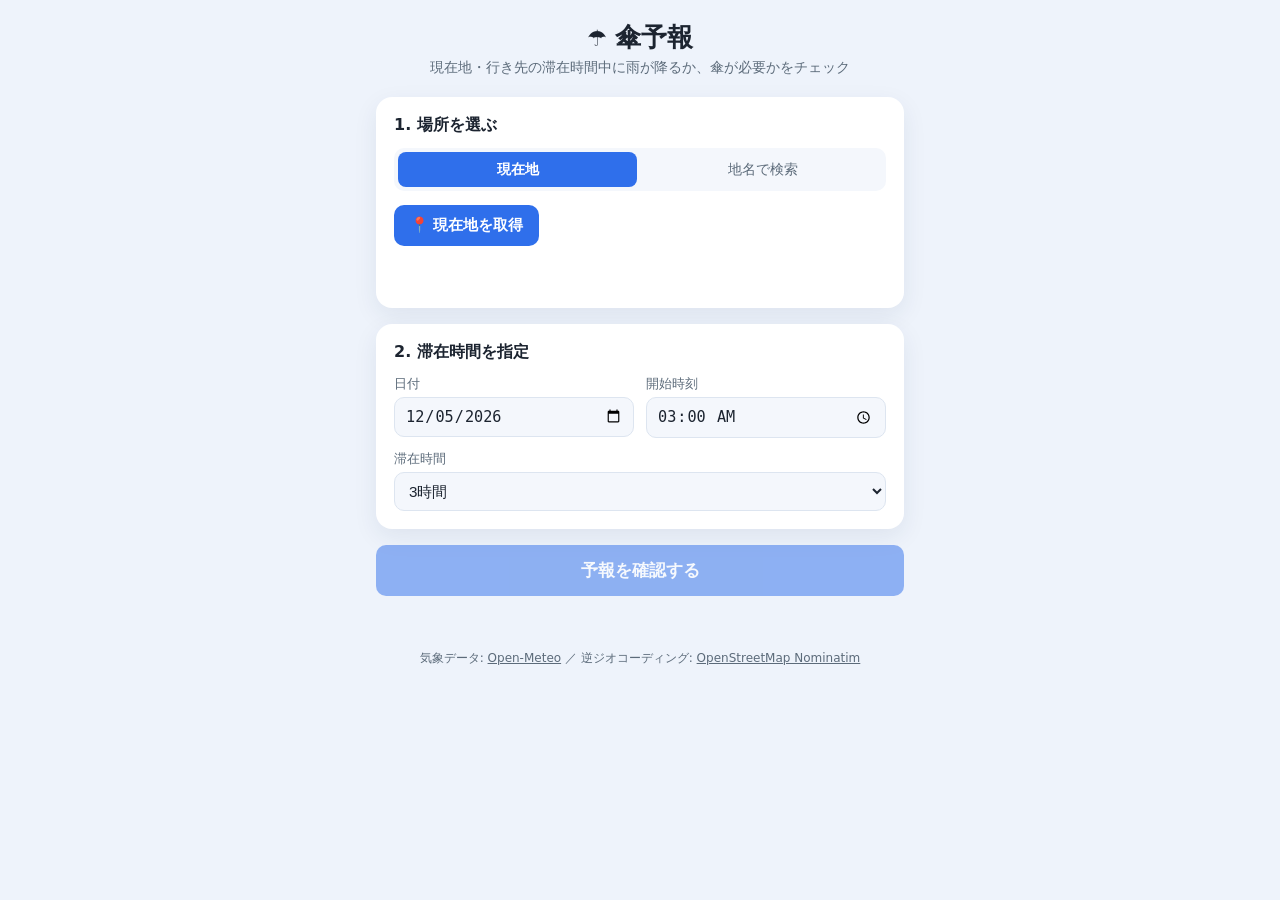
<file: demos/umbrella-forecast/index.html>
<!DOCTYPE html>
<html lang="ja">
<head>
<meta charset="UTF-8">
<meta name="viewport" content="width=device-width, initial-scale=1.0, viewport-fit=cover">
<title>傘予報 - Umbrella Forecast</title>
<link rel="stylesheet" href="style.css">
</head>
<body>
  <div class="app">
    <header class="app-header">
      <h1><span class="logo">☂️</span> 傘予報</h1>
      <p class="subtitle">現在地・行き先の滞在時間中に雨が降るか、傘が必要かをチェック</p>
    </header>

    <main>
      <!-- 場所選択 -->
      <section class="card">
        <h2 class="card-title">1. 場所を選ぶ</h2>
        <div class="tabs" role="tablist">
          <button class="tab-btn active" data-tab="current" type="button">現在地</button>
          <button class="tab-btn" data-tab="search" type="button">地名で検索</button>
        </div>

        <div class="tab-panel" id="tab-current">
          <button id="btn-geolocate" class="btn btn-primary" type="button">
            <span class="btn-icon">📍</span>現在地を取得
          </button>
          <p id="geolocate-status" class="hint"></p>
        </div>

        <div class="tab-panel hidden" id="tab-search">
          <div class="search-row">
            <input id="input-search" type="text" placeholder="例: 東京、大阪、札幌..." autocomplete="off">
            <button id="btn-search" class="btn btn-secondary" type="button">検索</button>
          </div>
          <ul id="search-results" class="result-list"></ul>
        </div>

        <div id="selected-location" class="selected-location hidden">
          <span class="pin">📌</span>
          <span id="selected-location-name"></span>
        </div>
      </section>

      <!-- 滞在時間 -->
      <section class="card">
        <h2 class="card-title">2. 滞在時間を指定</h2>
        <div class="time-form">
          <label class="field">
            <span>日付</span>
            <input id="input-date" type="date">
          </label>
          <label class="field">
            <span>開始時刻</span>
            <input id="input-time" type="time">
          </label>
          <label class="field">
            <span>滞在時間</span>
            <select id="input-duration">
              <option value="1">1時間</option>
              <option value="2">2時間</option>
              <option value="3" selected>3時間</option>
              <option value="6">6時間</option>
              <option value="12">12時間</option>
              <option value="24">24時間（終日）</option>
            </select>
          </label>
        </div>
      </section>

      <button id="btn-check" class="btn btn-primary btn-large" type="button" disabled>
        予報を確認する
      </button>

      <p id="global-status" class="hint status-area"></p>

      <!-- 結果 -->
      <section id="result-card" class="card result-card hidden">
        <div class="verdict">
          <div id="verdict-icon" class="verdict-icon">☀️</div>
          <div class="verdict-text">
            <div id="verdict-headline" class="verdict-headline">傘は不要です</div>
            <div id="verdict-sub" class="verdict-sub"></div>
          </div>
        </div>
        <div class="stat-row">
          <div class="stat">
            <span class="stat-label">最大降水確率</span>
            <span id="stat-prob" class="stat-value">--%</span>
          </div>
          <div class="stat">
            <span class="stat-label">合計降水量</span>
            <span id="stat-precip" class="stat-value">--mm</span>
          </div>
          <div class="stat">
            <span class="stat-label">気温</span>
            <span id="stat-temp" class="stat-value">--°C</span>
          </div>
        </div>

        <h3 class="hourly-title">時間帯別の詳細</h3>
        <div class="hourly-list" id="hourly-list"></div>
      </section>
    </main>

    <footer class="app-footer">
      <p>気象データ: <a href="https://open-meteo.com/" target="_blank" rel="noopener">Open-Meteo</a> ／ 逆ジオコーディング: <a href="https://nominatim.org/" target="_blank" rel="noopener">OpenStreetMap Nominatim</a></p>
    </footer>
  </div>

  <script src="app.js"></script>
</body>
</html>
</file>
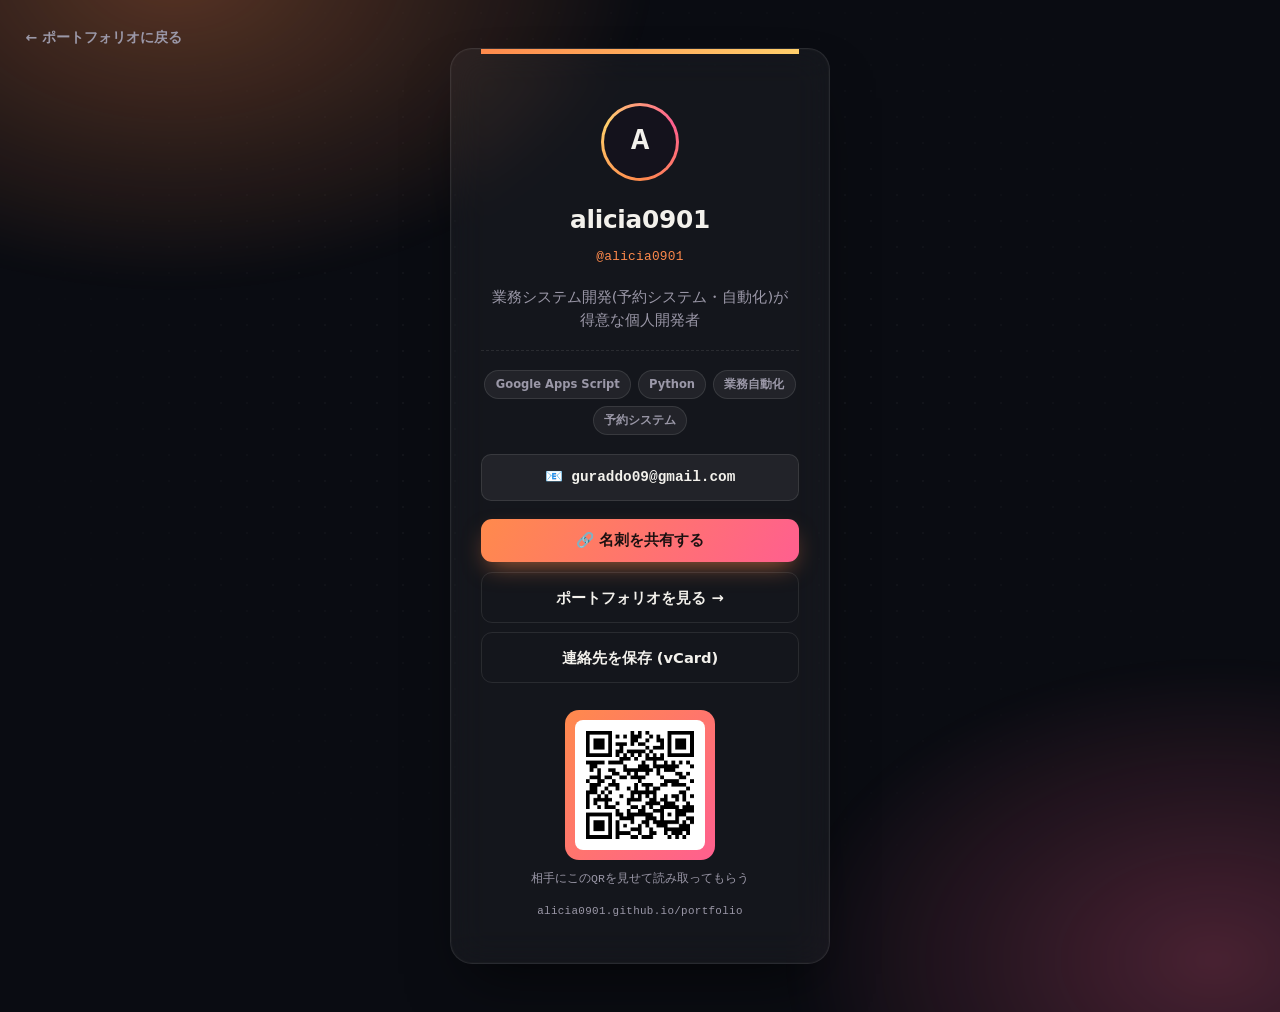
<file: card.html>
<!DOCTYPE html>
<html lang="ja">
<head>
<meta charset="UTF-8">
<meta name="viewport" content="width=device-width, initial-scale=1.0">
<title>電子名刺 | alicia0901</title>
<meta name="description" content="alicia0901の電子名刺。業務システム開発(予約システム・自動化)が得意な個人開発者。">
<link rel="stylesheet" href="style.css">
</head>
<body>

<div class="card-page">
  <a class="back-link" href="index.html">← ポートフォリオに戻る</a>

  <div class="business-card">
    <div class="bc-avatar"><span>A</span></div>
    <h1 class="bc-name">alicia0901</h1>
    <p class="bc-handle">@alicia0901</p>
    <p class="bc-title">業務システム開発(予約システム・自動化)が得意な個人開発者</p>

    <hr class="bc-divider">

    <div class="bc-tags">
      <span>Google Apps Script</span>
      <span>Python</span>
      <span>業務自動化</span>
      <span>予約システム</span>
    </div>

    <div class="bc-contact">
      <a href="mailto:guraddo09@gmail.com">📧 guraddo09@gmail.com</a>
    </div>

    <div class="bc-actions">
      <button type="button" class="btn btn-primary" id="shareBtn">🔗 名刺を共有する</button>
      <a class="btn btn-secondary" href="index.html">ポートフォリオを見る →</a>
      <a class="btn btn-secondary" href="assets/alicia0901.vcf" download>連絡先を保存 (vCard)</a>
    </div>

    <div class="bc-qr">
      <div class="bc-qr-frame">
        <img src="assets/card-qr.png" alt="この名刺ページへのQRコード" width="130" height="130">
      </div>
      <span>相手にこのQRを見せて読み取ってもらう</span>
    </div>

    <p class="bc-stamp">alicia0901.github.io/portfolio</p>
  </div>
</div>

<script>
(function(){
  var CARD_URL = "https://alicia0901.github.io/portfolio/card.html";
  var btn = document.getElementById("shareBtn");
  var originalLabel = btn.textContent;
  var resetTimer = null;

  function showFeedback(label){
    clearTimeout(resetTimer);
    btn.textContent = label;
    resetTimer = setTimeout(function(){ btn.textContent = originalLabel; }, 2200);
  }

  btn.addEventListener("click", async function(){
    var shareData = {
      title: "alicia0901 | 電子名刺",
      text: "業務システム開発(予約システム・自動化)が得意な個人開発者です。",
      url: CARD_URL
    };

    // スマホ等、共有シート(LINE/メール/メッセージ等)が使える場合はそちらを優先
    if(navigator.share){
      try{
        await navigator.share(shareData);
      }catch(err){
        // ユーザーがキャンセルした場合などは何もしない
      }
      return;
    }

    // 共有シートが無い環境(主にPCブラウザ)はリンクをクリップボードにコピー
    if(navigator.clipboard && navigator.clipboard.writeText){
      try{
        await navigator.clipboard.writeText(CARD_URL);
        showFeedback("✅ リンクをコピーしました");
        return;
      }catch(err){
        // フォールバックへ
      }
    }

    window.prompt("このリンクをコピーして渡してください", CARD_URL);
  });
})();
</script>

</body>
</html>
</file>
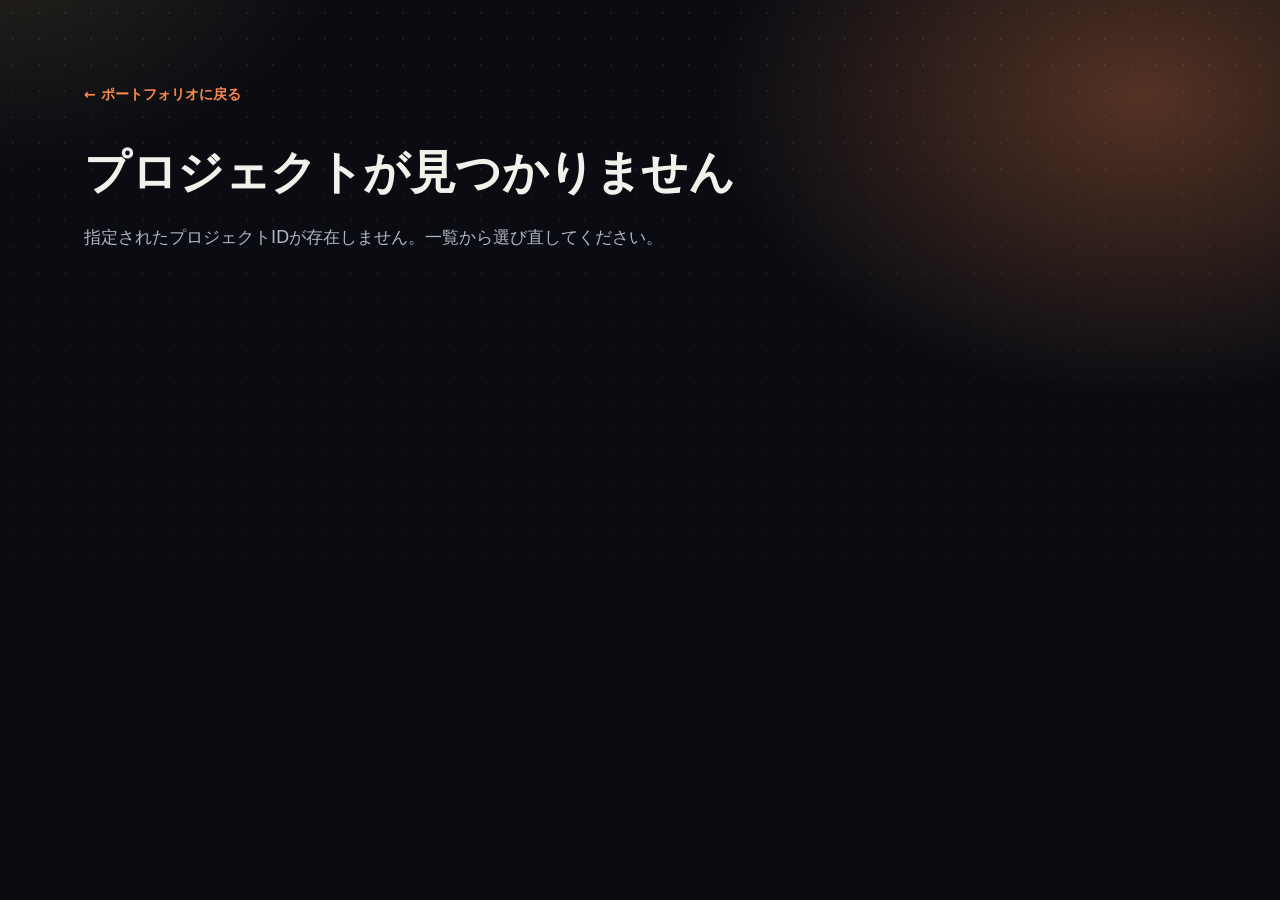
<file: project.html>
<!DOCTYPE html>
<html lang="ja">
<head>
<meta charset="UTF-8">
<meta name="viewport" content="width=device-width, initial-scale=1.0">
<title>Project | Portfolio</title>
<link rel="preconnect" href="https://fonts.googleapis.com">
<link rel="preconnect" href="https://fonts.gstatic.com" crossorigin>
<link rel="stylesheet" href="https://fonts.googleapis.com/css2?family=Zen+Kaku+Gothic+New:wght@900&display=swap">
<link rel="stylesheet" href="style.css">
</head>
<body>

<div class="glow" aria-hidden="true"></div>

<div class="wrap detail-page" id="app">
  <!-- JSで描画されるまでの間の最小限のプレースホルダ -->
</div>

<script src="data.js"></script>
<script>
function getProject(){
  const params = new URLSearchParams(location.search);
  const id = params.get("id");
  return PROJECTS.find(p => p.id === id) || null;
}

function renderNotFound(){
  document.getElementById("app").innerHTML = `
    <div class="not-found">
      <a class="back-link" href="index.html">← ポートフォリオに戻る</a>
      <h1>プロジェクトが見つかりません</h1>
      <p class="lede">指定されたプロジェクトIDが存在しません。一覧から選び直してください。</p>
    </div>
  `;
}

function renderProject(p){
  document.title = `${p.title} | Portfolio`;

  const impactHtml = p.impact ? `
    <section class="detail-section">
      <h2>導入前後の比較</h2>
      <div>
      <div class="detail-impact-grid">
        ${p.impact.metrics.map(m => `
          <div class="metric">
            <span class="m-label">${m.label}${p.impact.basis !== "measured" ? `<span class="m-est">目安</span>` : ""}</span>
            <div class="m-row">
              <span class="before">${m.before}</span>
              <span class="arrow">→</span>
              <span class="after">${m.after}</span>
            </div>
          </div>
        `).join("")}
      </div>
      ${p.impact.basis !== "measured" ? `<p class="disclaimer">※ 実際の計測データではなく、機能から推測した目安です。</p>` : ""}
      </div>
    </section>
  ` : "";

  document.getElementById("app").innerHTML = `
    <a class="back-link" href="index.html">← ポートフォリオに戻る</a>

    <header class="detail-hero">
      <p class="eyebrow">${p.category}</p>
      <h1>${p.title}</h1>
      <p class="desc">${p.desc}</p>
      <div class="chips">${p.stack.map(s => `<span class="chip">${s}</span>`).join("")}</div>
      ${p.demo ? `
      <div class="cta-row">
        <a class="cta cta-primary" href="${p.demo}" title="${p.demoNote || ''}">デモを開く →</a>
      </div>` : ""}
    </header>

    ${p.screenshot ? `
    <section class="detail-section">
      <h2>画面</h2>
      <figure class="detail-shot">
        <img src="${p.screenshot.src}" alt="${p.screenshot.alt}" width="${p.screenshot.width}" height="${p.screenshot.height}">
        <figcaption>実際に動かして撮影した画面です。</figcaption>
      </figure>
    </section>` : ""}

    ${p.story ? `
    <section class="detail-section">
      <h2>開発の背景</h2>
      <p class="story-text">${p.story}</p>
    </section>` : ""}

    <section class="detail-section">
      <h2>主な機能</h2>
      <ul class="features">${p.features.map(f => `<li>${f}</li>`).join("")}</ul>
    </section>

    ${p.architecture ? `
    <section class="detail-section">
      <h2>技術的な工夫・設計判断</h2>
      <ul class="arch-list">${p.architecture.map(a => `<li>${a}</li>`).join("")}</ul>
    </section>` : ""}

    ${impactHtml}

    <section class="detail-section">
      <h2>アクセス</h2>
      <div class="detail-footer-links">
        ${/^https?:/.test(p.path)
          ? `<a class="path" href="${p.path}">📁 ${p.path}</a>`
          : `<span class="path">📁 ${p.path}</span>`}
        ${p.demo ? `<a class="demo" href="${p.demo}" title="${p.demoNote || ''}">デモを開く →</a>` : ""}
      </div>
    </section>
  `;
}

const project = getProject();
if(project){
  renderProject(project);
}else{
  renderNotFound();
}
</script>

</body>
</html>
</file>
<file: style.css>
:root{
  color-scheme: dark;
  --bg:#0a0c12;
  --bg-elev:#131722;
  --bg-elev-2:#1b2030;
  --ink:#f3f1ec;
  --ink-dim:#b0b5c4;
  --line:rgba(255,255,255,0.11);
  --accent:#ff8a4c;
  --accent-2:#ffcf6b;
  --accent-ink:#1a1010;
  --chip-bg:rgba(255,255,255,0.07);
  --chip-ink:#d3d6e0;
  --shadow: 0 1px 2px rgba(0,0,0,0.3), 0 18px 40px -20px rgba(0,0,0,0.75);
  --font-display: "Zen Kaku Gothic New", "Yu Gothic UI", "Hiragino Kaku Gothic ProN", system-ui, sans-serif;
}

*{box-sizing:border-box;}
html{ scroll-behavior:smooth; }
body{
  margin:0;
  background:var(--bg);
  color:var(--ink);
  font-family: "Yu Gothic UI", "Hiragino Kaku Gothic ProN", "Segoe UI", system-ui, sans-serif;
  line-height:1.7;
  overflow-x:clip;
}
a{ color: var(--accent); text-decoration:none; }
a:hover{ text-decoration:underline; }
:focus-visible{ outline: 2px solid var(--accent-2); outline-offset: 3px; border-radius: 4px; }

.wrap{ position:relative; max-width: 1160px; margin: 0 auto; padding: 0 24px; }

/* ページ上部の背景グロー + ドットグリッド(電子名刺ページと同じ意匠) */
.glow{
  position:absolute;
  inset: 0 0 auto 0;
  height: 900px;
  overflow:hidden;
  pointer-events:none;
}
.glow::before{
  content:"";
  position:absolute;
  inset: -20%;
  background:
    radial-gradient(34% 34% at 78% 22%, rgba(255,138,76,0.3), transparent 70%),
    radial-gradient(28% 28% at 14% 8%, rgba(255,207,107,0.13), transparent 70%);
  animation: glow-drift 18s ease-in-out infinite alternate;
}
.glow::after{
  content:"";
  position:absolute;
  inset:0;
  background-image: radial-gradient(rgba(255,255,255,0.07) 1px, transparent 1px);
  background-size: 26px 26px;
  mask-image: linear-gradient(black, transparent 85%);
  -webkit-mask-image: linear-gradient(black, transparent 85%);
}
@keyframes glow-drift{
  from{ transform: translate3d(-2%, -1%, 0); }
  to{ transform: translate3d(3%, 3%, 0); }
}

.topbar{
  display:flex;
  align-items:center;
  justify-content:space-between;
  gap: 1rem;
  padding: 1.4rem 0;
}
.brand{
  font-family: var(--font-display);
  font-weight: 900;
  font-size: 1.05rem;
  color: var(--ink);
}
.brand:hover{ text-decoration:none; }
.topbar nav{ display:flex; gap: 1.4rem; font-size: 0.9rem; }
.topbar nav a{ color: var(--ink-dim); font-weight:600; }
.topbar nav a:hover{ color: var(--ink); text-decoration:none; }

header.hero{
  display:grid;
  grid-template-columns: minmax(0, 1.05fr) minmax(0, 1fr);
  align-items:center;
  gap: 3rem;
  padding: 3.5rem 0 5rem;
}
.eyebrow{
  font-size: 0.8rem;
  letter-spacing: 0.16em;
  text-transform: uppercase;
  color: var(--accent);
  font-weight: 700;
  margin: 0 0 1rem;
}
h1{
  font-size: clamp(2rem, 5vw, 2.9rem);
  margin: 0 0 0.7rem;
  letter-spacing: -0.01em;
}
.hero h1{
  font-family: var(--font-display);
  font-weight: 900;
  font-size: clamp(2.4rem, 5.2vw, 4rem);
  line-height: 1.16;
  letter-spacing: -0.02em;
  margin: 0 0 1.4rem;
}
.hero h1 span{ display:inline-block; }
.hero h1 .hl{
  background: linear-gradient(100deg, var(--accent), var(--accent-2));
  -webkit-background-clip: text;
  background-clip: text;
  color: transparent;
}
.lede{
  font-size: 1.08rem;
  color: var(--ink-dim);
  max-width: 34em;
  margin: 0 0 2rem;
}

.cta-row{ display:flex; flex-wrap:wrap; gap: 0.8rem; }
.cta{
  display:inline-flex;
  align-items:center;
  justify-content:center;
  gap: 0.4rem;
  padding: 0.8rem 1.5rem;
  border-radius: 999px;
  font-size: 0.95rem;
  font-weight: 700;
  border: 1px solid var(--line);
  color: var(--ink);
  transition: transform 0.18s ease, box-shadow 0.18s ease, border-color 0.18s ease;
}
.cta:hover{ text-decoration:none; transform: translateY(-2px); border-color: var(--accent); }
.cta-primary{
  background: linear-gradient(100deg, var(--accent), var(--accent-2));
  border-color: transparent;
  color: var(--accent-ink);
  box-shadow: 0 14px 30px -12px rgba(255,138,76,0.75);
}

.stats{
  display:flex;
  flex-wrap:wrap;
  gap: 1rem 2.6rem;
  margin: 2.6rem 0 0;
}
.stats div{ display:flex; flex-direction:column-reverse; }
.stats dt{ font-size: 0.82rem; color: var(--ink-dim); }
.stats dd{
  margin: 0;
  font-family: var(--font-display);
  font-size: 2.2rem;
  font-weight: 900;
  line-height: 1.2;
}

/* ヒーローの作品スクリーンショット(実際の掲載画像を重ねて見せる) */
.hero-media{
  position:relative;
  aspect-ratio: 1 / 0.92;
  width:100%;
}
.hero-shot{
  position:absolute;
  display:block;
  overflow:hidden;
  border-radius: 14px;
  border: 1px solid rgba(255,255,255,0.16);
  background: var(--bg-elev);
  box-shadow: 0 30px 60px -24px rgba(0,0,0,0.9);
  animation: float 9s ease-in-out infinite alternate;
  transition: scale 0.25s ease, border-color 0.25s ease;
}
.hero-shot:hover, .hero-shot:focus-visible{ scale: 1.04; z-index: 3; border-color: var(--accent); }
.hero-shot img{ display:block; width:100%; height:100%; object-fit:cover; object-position: top; }
.hero-shot.s0{ left: 8%; top: 2%; width: 92%; aspect-ratio: 16 / 10; rotate: 2deg; }
.hero-shot.s0 img{ object-position: 75% top; }
.hero-shot.s1{ left: 0; top: 44%; width: 54%; aspect-ratio: 8 / 7; rotate: -4deg; animation-duration: 11s; animation-delay: -3s; }
.hero-shot.s2{ right: 3%; top: 50%; width: 42%; aspect-ratio: 1 / 1; rotate: 3deg; animation-duration: 13s; animation-delay: -6s; }
@keyframes float{
  from{ translate: 0 -7px; }
  to{ translate: 0 7px; }
}

main{ padding-top: 1rem; }

.works-head{
  display:flex;
  flex-wrap:wrap;
  align-items:flex-end;
  justify-content:space-between;
  gap: 1.2rem 2rem;
  margin-bottom: 1.8rem;
  scroll-margin-top: 1.5rem;
}
.works-head h2, .contact h2{
  font-family: var(--font-display);
  font-weight: 900;
  font-size: clamp(1.8rem, 4vw, 2.6rem);
  line-height: 1.25;
  margin: 0;
}
.works-note{
  flex-basis: 100%;
  order: 3;
  margin: 0;
  font-size: 0.85rem;
  color: var(--ink-dim);
}

nav.filters{
  display:flex;
  flex-wrap:wrap;
  gap:0.5rem;
}
nav.filters button{
  font: inherit;
  font-size: 0.88rem;
  padding: 0.5rem 1.05rem;
  border-radius: 999px;
  border: 1px solid var(--line);
  background: var(--bg-elev);
  color: var(--ink-dim);
  cursor: pointer;
  transition: all 0.15s ease;
}
nav.filters button:hover{ border-color: var(--accent); color: var(--ink); }
nav.filters button.active{
  background: var(--accent);
  border-color: var(--accent);
  color: var(--accent-ink);
  font-weight:700;
}

.grid{
  display:grid;
  grid-template-columns: repeat(12, minmax(0, 1fr));
  gap: 1.25rem;
}
.span-5{ grid-column: span 5; }
.span-6{ grid-column: span 6; }
.span-7{ grid-column: span 7; }
.span-12{ grid-column: span 12; }

.card{
  position:relative;
  display:flex;
  flex-direction:column;
  overflow:hidden;
  background: var(--bg-elev);
  border: 1px solid var(--line);
  border-radius: 20px;
  box-shadow: var(--shadow);
  transition: transform 0.22s ease, border-color 0.22s ease, box-shadow 0.22s ease;
}
.card:hover{
  transform: translateY(-4px);
  border-color: rgba(255,138,76,0.6);
  box-shadow: 0 26px 50px -24px rgba(255,138,76,0.4);
}
.card--plain{
  background:
    radial-gradient(90% 60% at 100% 100%, rgba(255,138,76,0.17), transparent 70%),
    var(--bg-elev);
}

/* スクロールで現れる演出。動きを減らす設定では末尾のメディアクエリで無効化する */
.reveal{
  opacity: 0;
  translate: 0 22px;
  transition: opacity 0.6s ease var(--delay, 0s), translate 0.6s ease var(--delay, 0s),
    transform 0.22s ease, border-color 0.22s ease, box-shadow 0.22s ease;
}
.reveal.in{ opacity: 1; translate: 0 0; }

.card-shot{
  aspect-ratio: 16 / 9;
  overflow:hidden;
  border-bottom: 1px solid var(--line);
  background: var(--bg);
}
.card-shot img{
  display:block;
  width:100%;
  height:100%;
  object-fit: cover;
  object-position: top;
  transition: transform 0.5s ease;
}
.card:hover .card-shot img{ transform: scale(1.03); }

.card-body{
  flex: 1;
  display:flex;
  flex-direction:column;
  gap: 0.8rem;
  padding: 1.5rem 1.6rem 1.4rem;
}
.card-cat{
  margin: 0;
  font-size: 0.76rem;
  letter-spacing: 0.08em;
  text-transform: uppercase;
  font-weight: 700;
  color: var(--accent);
}
.card h2{
  font-family: var(--font-display);
  font-size: 1.4rem;
  font-weight: 900;
  line-height: 1.35;
  margin: 0;
}
.card h2 a{ color: inherit; }
.card h2 a:hover{ text-decoration:none; }
/* カード全体をクリック可能にする */
.card h2 a::after{ content:""; position:absolute; inset:0; }
.card p.desc{
  margin: 0;
  color: var(--ink-dim);
  font-size: 0.95rem;
}

.metric{ display:flex; flex-direction:column; gap: 0.25rem; }
.m-label{ font-size: 0.85rem; color: var(--ink-dim); }
.m-est{
  display:inline-block;
  margin-left: 0.35em;
  padding: 0 0.45em;
  border: 1px solid var(--line);
  border-radius: 4px;
  font-size: 0.72rem;
  white-space: nowrap;
}
.m-row{
  display:flex;
  align-items:baseline;
  flex-wrap:wrap;
  gap: 0.2rem 0.55rem;
}
.m-row .before{ font-size: 0.95rem; color: var(--ink-dim); }
.m-row .arrow{ color: var(--accent); font-weight:700; }
.m-row .after{
  font-family: var(--font-display);
  font-size: 1.5rem;
  font-weight: 900;
  line-height: 1.3;
  color: var(--accent-2);
}
/* スクショの無いカードは数字を主役にする */
.card--plain .metric{
  flex: 1;
  justify-content:center;
  margin: 0.5rem 0;
}
.card--plain .m-row .before{ font-size: 1.1rem; }
.card--plain .m-row .after{ font-size: clamp(2.6rem, 5vw, 3.6rem); line-height: 1.15; }

.chips{ display:flex; flex-wrap:wrap; gap:0.4rem; }
.chip{
  font-size: 0.76rem;
  background: var(--chip-bg);
  color: var(--chip-ink);
  padding: 0.22rem 0.65rem;
  border-radius: 6px;
  white-space: nowrap;
}

.card-links{
  position:relative;
  z-index: 1;
  margin-top: auto;
  padding-top: 0.5rem;
  display:flex;
  flex-wrap:wrap;
  gap: 0.5rem 1.2rem;
  font-size: 0.88rem;
  font-weight: 700;
}
.card-links a{ white-space: nowrap; }

/* 横幅いっぱいのカードは画像とテキストを横並びにする */
@media (min-width: 821px){
  .span-12.card--shot{ flex-direction:row; }
  .span-12 .card-shot{ flex: 0 0 56%; aspect-ratio: 16 / 9; border-bottom: none; border-right: 1px solid var(--line); }
}

.contact{
  margin-top: 5rem;
  padding: clamp(2.2rem, 6vw, 4rem);
  border-radius: 24px;
  border: 1px solid var(--line);
  background:
    radial-gradient(60% 120% at 100% 0%, rgba(255,138,76,0.24), transparent 70%),
    var(--bg-elev);
  scroll-margin-top: 1.5rem;
}
.contact p{ margin: 0.8rem 0 1.6rem; color: var(--ink-dim); }

footer.page{
  margin-top: 2.5rem;
  padding: 1.6rem 0 2.6rem;
  border-top: 1px solid var(--line);
  color: var(--ink-dim);
  font-size: 0.85rem;
  display:flex;
  flex-wrap:wrap;
  gap: 0.5rem 1.2rem;
  justify-content: space-between;
}

@media (max-width: 820px){
  header.hero{
    grid-template-columns: minmax(0, 1fr);
    gap: 2.6rem;
    padding: 1.6rem 0 3.5rem;
  }
  .hero h1{ font-size: clamp(2.1rem, 10vw, 3.6rem); }
  .grid > .card{ grid-column: 1 / -1; }
}
@media (max-width: 480px){
  .wrap{ padding: 0 16px; }
  .cta-row .cta{ flex: 1 1 100%; }
  .card-body{ padding: 1.25rem 1.25rem 1.2rem; }
}

/* ---- 詳細ページ (project.html) 専用 ---- */

.back-link{
  display:inline-flex;
  align-items:center;
  gap: 0.35rem;
  font-size: 0.88rem;
  font-weight: 600;
  margin-bottom: 1.6rem;
}

.detail-page{ padding-top: 2rem; padding-bottom: 4rem; }

header.detail-hero{
  padding: 1.5rem 0 3rem;
}
header.detail-hero h1{
  font-family: var(--font-display);
  font-weight: 900;
  font-size: clamp(2.1rem, 5.4vw, 3.6rem);
  line-height: 1.2;
  letter-spacing: -0.015em;
  margin: 0;
}
header.detail-hero .desc{
  font-size: 1.1rem;
  color: var(--ink-dim);
  max-width: 700px;
  margin: 1.1rem 0 1.4rem;
}
header.detail-hero .cta-row{ margin-top: 1.8rem; }

section.detail-section{
  display:grid;
  grid-template-columns: 200px minmax(0, 1fr);
  gap: 1rem 2rem;
  padding: 2.6rem 0;
  border-top: 1px solid var(--line);
}
section.detail-section h2{
  font-family: var(--font-display);
  font-size: 1.15rem;
  font-weight: 900;
  line-height: 1.5;
  margin: 0;
}
.story-text{
  font-size: 1.02rem;
  max-width: 700px;
  margin: 0;
}

.detail-shot{ margin: 0; max-width: 760px; }
.detail-shot img{
  display:block;
  width:100%;
  height:auto;
  border: 1px solid var(--line);
  border-radius: 14px;
  box-shadow: var(--shadow);
}
.detail-shot figcaption{
  margin-top: 0.7rem;
  font-size: 0.82rem;
  color: var(--ink-dim);
}

ul.features, ul.arch-list{
  margin: 0;
  padding: 0;
  list-style: none;
  display:flex;
  flex-direction:column;
  gap: 0.8rem;
  max-width: 760px;
}
ul.features li, ul.arch-list li{
  font-size: 0.97rem;
  padding-left: 1.4em;
  position: relative;
}
ul.features li::before{
  content: "";
  position:absolute;
  left: 0.2em;
  top: 0.68em;
  width: 7px; height: 7px;
  border-radius: 50%;
  background: var(--accent);
}
ul.arch-list li::before{
  content: "→";
  position:absolute;
  left: 0;
  color: var(--accent);
  font-weight: 700;
}

.detail-impact-grid{
  display:grid;
  grid-template-columns: repeat(auto-fill, minmax(240px, 1fr));
  gap: 0.9rem;
}
.detail-impact-grid .metric{
  padding: 1.1rem 1.2rem;
  border: 1px solid var(--line);
  border-radius: 14px;
  background: var(--bg-elev);
}

.disclaimer{
  margin: 1rem 0 0;
  font-size: 0.85rem;
  color: var(--ink-dim);
}

.detail-footer-links{
  display:flex;
  flex-wrap:wrap;
  gap: 0.6rem 1.6rem;
  align-items:center;
  font-size: 0.92rem;
}
.detail-footer-links .path{
  color: var(--ink-dim);
  font-family: "Consolas", "SFMono-Regular", Menlo, monospace;
  font-size: 0.85rem;
  overflow-wrap: anywhere;
}
.detail-footer-links a.demo{ font-weight: 700; }

.not-found{
  padding: 3rem 0;
}

@media (max-width: 720px){
  section.detail-section{ grid-template-columns: minmax(0, 1fr); padding: 2rem 0; }
}

@media (prefers-reduced-motion: reduce){
  html{ scroll-behavior:auto; }
  .glow::before, .hero-shot{ animation: none; }
  .reveal{ opacity: 1; translate: none; transition: transform 0.22s ease, border-color 0.22s ease, box-shadow 0.22s ease; }
  .card-shot img, .card:hover .card-shot img{ transition: none; transform: none; }
}

/* ---- 電子名刺 (card.html) 専用 ----
   このページだけは prefers-color-scheme に依存せず、常時ダーク基調の固定デザインにする。
   トークンはグローバルの --bg 等を上書きせず .card-page 内に閉じたローカル変数として定義する。 */

.card-page{
  --cp-bg: #0a0c12;
  --cp-glow-1: #ff8a4c;
  --cp-glow-2: #ff5f8f;
  --cp-panel: rgba(255,255,255,0.045);
  --cp-panel-border: rgba(255,255,255,0.09);
  --cp-ink: #f3f1ec;
  --cp-ink-dim: #9b98a8;
  --cp-chip-bg: rgba(255,255,255,0.06);
  --cp-chip-border: rgba(255,255,255,0.1);

  position: relative;
  min-height: 100vh;
  display:flex;
  align-items:center;
  justify-content:center;
  padding: 3rem 1rem;
  background: var(--cp-bg);
  color: var(--cp-ink);
  overflow: hidden;
}

/* 背景のグロー + うっすらしたドットグリッド */
.card-page::before{
  content:"";
  position:absolute;
  inset: -20%;
  background:
    radial-gradient(38% 32% at 24% 12%, color-mix(in srgb, var(--cp-glow-1) 32%, transparent), transparent 70%),
    radial-gradient(34% 30% at 82% 82%, color-mix(in srgb, var(--cp-glow-2) 26%, transparent), transparent 70%);
  filter: blur(10px);
  pointer-events:none;
}
.card-page::after{
  content:"";
  position:absolute;
  inset:0;
  background-image: radial-gradient(rgba(255,255,255,0.06) 1px, transparent 1px);
  background-size: 26px 26px;
  mask-image: radial-gradient(60% 60% at 50% 40%, black, transparent 90%);
  pointer-events:none;
}

.card-page .back-link{
  position: absolute;
  top: 1.6rem;
  left: 1.6rem;
  z-index: 2;
  color: var(--cp-ink-dim);
}
.card-page .back-link:hover{ color: var(--cp-ink); }

.business-card{
  position: relative;
  z-index: 1;
  width: 100%;
  max-width: 380px;
  background: var(--cp-panel);
  border: 1px solid var(--cp-panel-border);
  border-radius: 22px;
  backdrop-filter: blur(18px);
  -webkit-backdrop-filter: blur(18px);
  box-shadow:
    0 0 0 1px rgba(255,255,255,0.02) inset,
    0 30px 60px -20px rgba(0,0,0,0.6);
  padding: 0 1.9rem 2rem;
  display:flex;
  flex-direction:column;
  align-items:center;
  text-align:center;
  gap: 1.15rem;
  overflow: hidden;
}

/* 上部の虹彩グラデーションバー */
.business-card::before{
  content:"";
  display:block;
  width: 100%;
  height: 5px;
  margin: 0 -1.9rem;
  background: linear-gradient(90deg, var(--cp-glow-1), #ffcf6b, var(--cp-glow-2), var(--cp-glow-1));
  background-size: 300% 100%;
  animation: cp-shimmer 6s linear infinite;
}
@keyframes cp-shimmer{
  0%{ background-position: 0% 0; }
  100%{ background-position: 300% 0; }
}
@media (prefers-reduced-motion: reduce){
  .business-card::before{ animation: none; }
}

.bc-avatar{
  margin-top: 1.9rem;
  width: 78px;
  height: 78px;
  border-radius: 50%;
  padding: 3px;
  background: conic-gradient(from 180deg, var(--cp-glow-1), #ffcf6b, var(--cp-glow-2), var(--cp-glow-1));
  display:flex;
  align-items:center;
  justify-content:center;
}
.bc-avatar span{
  width: 100%;
  height: 100%;
  border-radius: 50%;
  background: #14121c;
  color: var(--cp-ink);
  display:flex;
  align-items:center;
  justify-content:center;
  font-size: 1.9rem;
  font-weight: 800;
  font-family: "Consolas", "SFMono-Regular", Menlo, monospace;
}

.bc-name{
  margin: 0;
  font-size: 1.55rem;
  font-weight: 800;
  letter-spacing: -0.01em;
}
.bc-handle{
  margin: -0.85rem 0 0;
  font-family: "Consolas", "SFMono-Regular", Menlo, monospace;
  font-size: 0.8rem;
  color: var(--cp-glow-1);
  letter-spacing: 0.02em;
}
.bc-title{
  margin: 0;
  font-size: 0.92rem;
  color: var(--cp-ink-dim);
  max-width: 300px;
  line-height: 1.55;
}

.bc-divider{
  width: 100%;
  border: none;
  border-top: 1px dashed var(--cp-panel-border);
  margin: 0;
}

.bc-tags{
  display:flex;
  flex-wrap:wrap;
  justify-content:center;
  gap: 0.4rem;
}
.bc-tags span{
  font-size: 0.72rem;
  font-weight: 600;
  padding: 0.25rem 0.65rem;
  border-radius: 999px;
  background: var(--cp-chip-bg);
  border: 1px solid var(--cp-chip-border);
  color: var(--cp-ink-dim);
}

.bc-contact{
  width: 100%;
  display:flex;
  flex-direction:column;
  gap: 0.5rem;
}
.bc-contact a{
  display:flex;
  align-items:center;
  justify-content:center;
  gap: 0.45rem;
  font-size: 0.9rem;
  font-weight: 600;
  padding: 0.65rem 0.8rem;
  border-radius: 10px;
  background: var(--cp-chip-bg);
  border: 1px solid var(--cp-chip-border);
  color: var(--cp-ink);
  font-family: "Consolas", "SFMono-Regular", Menlo, monospace;
}
.bc-contact a:hover{
  text-decoration:none;
  border-color: var(--cp-glow-1);
  color: #fff;
}

.bc-actions{
  width:100%;
  display:flex;
  flex-direction:column;
  gap: 0.6rem;
}
.btn{
  display:inline-flex;
  align-items:center;
  justify-content:center;
  gap: 0.4rem;
  font-size: 0.92rem;
  font-weight: 700;
  padding: 0.75rem 1rem;
  border-radius: 11px;
  width: 100%;
  transition: transform 0.15s ease, box-shadow 0.15s ease, filter 0.15s ease;
}
button.btn{
  font-family: inherit;
  border: none;
  cursor: pointer;
  appearance: none;
  -webkit-appearance: none;
}
button.btn.btn-secondary{ border: 1px solid var(--cp-panel-border); }
.btn:hover{ text-decoration:none; transform: translateY(-1px); }
.btn-primary{
  background: linear-gradient(120deg, var(--cp-glow-1), var(--cp-glow-2));
  color: #1a1010;
  box-shadow: 0 10px 24px -8px color-mix(in srgb, var(--cp-glow-1) 65%, transparent);
}
.btn-primary:hover{ filter: brightness(1.07); }
.btn-secondary{
  background: transparent;
  color: var(--cp-ink);
  border: 1px solid var(--cp-panel-border);
}
.btn-secondary:hover{ border-color: var(--cp-glow-1); color: #fff; }

.bc-qr{
  display:flex;
  flex-direction:column;
  align-items:center;
  gap: 0.55rem;
  padding-top: 0.5rem;
  width: 100%;
}
.bc-qr .bc-qr-frame{
  padding: 10px;
  border-radius: 14px;
  background: linear-gradient(135deg, var(--cp-glow-1), var(--cp-glow-2));
}
.bc-qr img{
  display:block;
  width: 130px;
  height: 130px;
  border-radius: 8px;
  background: #fff;
  padding: 8px;
}
.bc-qr span{
  font-size: 0.72rem;
  color: var(--cp-ink-dim);
  font-family: "Consolas", "SFMono-Regular", Menlo, monospace;
}

.bc-stamp{
  margin-top: -0.3rem;
  font-size: 0.68rem;
  color: var(--cp-ink-dim);
  font-family: "Consolas", "SFMono-Regular", Menlo, monospace;
  letter-spacing: 0.03em;
}
</file>
<file: demos/umbrella-forecast/style.css>
:root {
  --bg: #eef3fb;
  --surface: #ffffff;
  --surface-alt: #f4f7fc;
  --text: #1c2430;
  --text-muted: #5c6b7a;
  --border: #dde5f0;
  --accent: #2f6feb;
  --accent-text: #ffffff;
  --danger: #d64550;
  --warn: #e0972a;
  --safe: #2a9d5c;
  --shadow: 0 8px 24px rgba(30, 50, 90, 0.08);
  --radius: 16px;
}

@media (prefers-color-scheme: dark) {
  :root {
    --bg: #0f1520;
    --surface: #161f2c;
    --surface-alt: #1d2735;
    --text: #e7edf6;
    --text-muted: #9aa8b8;
    --border: #2a3646;
    --accent: #5b8def;
    --accent-text: #0f1520;
    --danger: #ef6b73;
    --warn: #f0ad4e;
    --safe: #4fc784;
    --shadow: 0 8px 24px rgba(0, 0, 0, 0.35);
  }
}

* { box-sizing: border-box; }

body {
  margin: 0;
  font-family: "Hiragino Sans", "Yu Gothic UI", "Segoe UI", system-ui, sans-serif;
  background: var(--bg);
  color: var(--text);
  -webkit-font-smoothing: antialiased;
}

.app {
  max-width: 560px;
  margin: 0 auto;
  padding: 20px 16px 40px;
  min-height: 100vh;
}

.app-header { text-align: center; margin-bottom: 20px; }
.app-header h1 {
  margin: 0 0 4px;
  font-size: 1.6rem;
  display: flex;
  align-items: center;
  justify-content: center;
  gap: 8px;
}
.logo { font-size: 1.4rem; }
.subtitle {
  margin: 0;
  color: var(--text-muted);
  font-size: 0.85rem;
}

.card {
  background: var(--surface);
  border-radius: var(--radius);
  box-shadow: var(--shadow);
  padding: 18px;
  margin-bottom: 16px;
}

.card-title {
  margin: 0 0 12px;
  font-size: 1rem;
  font-weight: 600;
}

.tabs {
  display: flex;
  gap: 6px;
  background: var(--surface-alt);
  border-radius: 10px;
  padding: 4px;
  margin-bottom: 14px;
}

.tab-btn {
  flex: 1;
  border: none;
  background: transparent;
  color: var(--text-muted);
  padding: 8px 10px;
  border-radius: 8px;
  font-size: 0.9rem;
  cursor: pointer;
  transition: background 0.15s, color 0.15s;
}

.tab-btn.active {
  background: var(--accent);
  color: var(--accent-text);
  font-weight: 600;
}

.tab-panel.hidden { display: none; }

.btn {
  border: none;
  border-radius: 10px;
  padding: 10px 16px;
  font-size: 0.95rem;
  font-weight: 600;
  cursor: pointer;
  transition: opacity 0.15s, transform 0.05s;
}
.btn:active { transform: scale(0.98); }
.btn:disabled { opacity: 0.5; cursor: not-allowed; }

.btn-primary {
  background: var(--accent);
  color: var(--accent-text);
}

.btn-secondary {
  background: var(--surface-alt);
  color: var(--text);
  border: 1px solid var(--border);
}

.btn-large {
  display: block;
  width: 100%;
  padding: 14px;
  font-size: 1.05rem;
  margin-bottom: 8px;
}

.btn-icon { margin-right: 4px; }

.hint {
  color: var(--text-muted);
  font-size: 0.85rem;
  min-height: 1.2em;
}

.status-area { text-align: center; }

.search-row {
  display: flex;
  gap: 8px;
}

.search-row input {
  flex: 1;
  padding: 10px 12px;
  border-radius: 10px;
  border: 1px solid var(--border);
  background: var(--surface-alt);
  color: var(--text);
  font-size: 0.95rem;
}

.result-list {
  list-style: none;
  margin: 10px 0 0;
  padding: 0;
  display: flex;
  flex-direction: column;
  gap: 6px;
}

.result-item {
  padding: 10px 12px;
  border-radius: 10px;
  border: 1px solid var(--border);
  background: var(--surface-alt);
  cursor: pointer;
  font-size: 0.9rem;
}
.result-item:hover { border-color: var(--accent); }
.result-item .place-sub {
  display: block;
  color: var(--text-muted);
  font-size: 0.78rem;
  margin-top: 2px;
}

.selected-location {
  margin-top: 14px;
  padding: 10px 12px;
  border-radius: 10px;
  background: var(--surface-alt);
  border: 1px solid var(--border);
  font-size: 0.92rem;
  display: flex;
  align-items: center;
  gap: 6px;
}
.selected-location.hidden { display: none; }

.time-form {
  display: grid;
  grid-template-columns: 1fr 1fr;
  gap: 12px;
}

.field {
  display: flex;
  flex-direction: column;
  gap: 4px;
  font-size: 0.82rem;
  color: var(--text-muted);
}

.field:last-child { grid-column: 1 / -1; }

.field input, .field select {
  padding: 9px 10px;
  border-radius: 10px;
  border: 1px solid var(--border);
  background: var(--surface-alt);
  color: var(--text);
  font-size: 0.95rem;
}

.result-card.hidden { display: none; }

.verdict {
  display: flex;
  align-items: center;
  gap: 14px;
  padding-bottom: 14px;
  border-bottom: 1px solid var(--border);
  margin-bottom: 14px;
}

.verdict-icon { font-size: 2.6rem; line-height: 1; }
.verdict-headline { font-size: 1.2rem; font-weight: 700; }
.verdict-sub { color: var(--text-muted); font-size: 0.85rem; margin-top: 2px; }

.stat-row {
  display: flex;
  justify-content: space-between;
  gap: 8px;
  margin-bottom: 18px;
}

.stat {
  flex: 1;
  background: var(--surface-alt);
  border-radius: 10px;
  padding: 10px;
  text-align: center;
}

.stat-label {
  display: block;
  font-size: 0.72rem;
  color: var(--text-muted);
  margin-bottom: 4px;
}

.stat-value { font-size: 1.05rem; font-weight: 700; }

.hourly-title {
  font-size: 0.88rem;
  color: var(--text-muted);
  margin: 0 0 10px;
  font-weight: 600;
}

.hourly-list {
  display: flex;
  flex-direction: column;
  gap: 6px;
}

.hourly-row {
  display: grid;
  grid-template-columns: 52px 32px 1fr 56px 60px;
  align-items: center;
  gap: 8px;
  padding: 8px 10px;
  border-radius: 10px;
  background: var(--surface-alt);
  font-size: 0.85rem;
}

.hourly-row .h-time { color: var(--text-muted); }
.hourly-row .h-icon { font-size: 1.15rem; text-align: center; }
.hourly-row .h-bar-wrap {
  height: 8px;
  border-radius: 4px;
  background: var(--border);
  overflow: hidden;
}
.hourly-row .h-bar {
  height: 100%;
  background: var(--accent);
  border-radius: 4px;
}
.hourly-row .h-prob { text-align: right; font-weight: 600; }
.hourly-row .h-precip { text-align: right; color: var(--text-muted); }

.verdict-icon.safe, .stat-value.safe { color: var(--safe); }
.verdict-icon.warn { color: var(--warn); }
.verdict-icon.danger { color: var(--danger); }

.app-footer {
  text-align: center;
  color: var(--text-muted);
  font-size: 0.75rem;
  margin-top: 24px;
}
.app-footer a { color: var(--text-muted); }

.error-text { color: var(--danger); }
</file>
